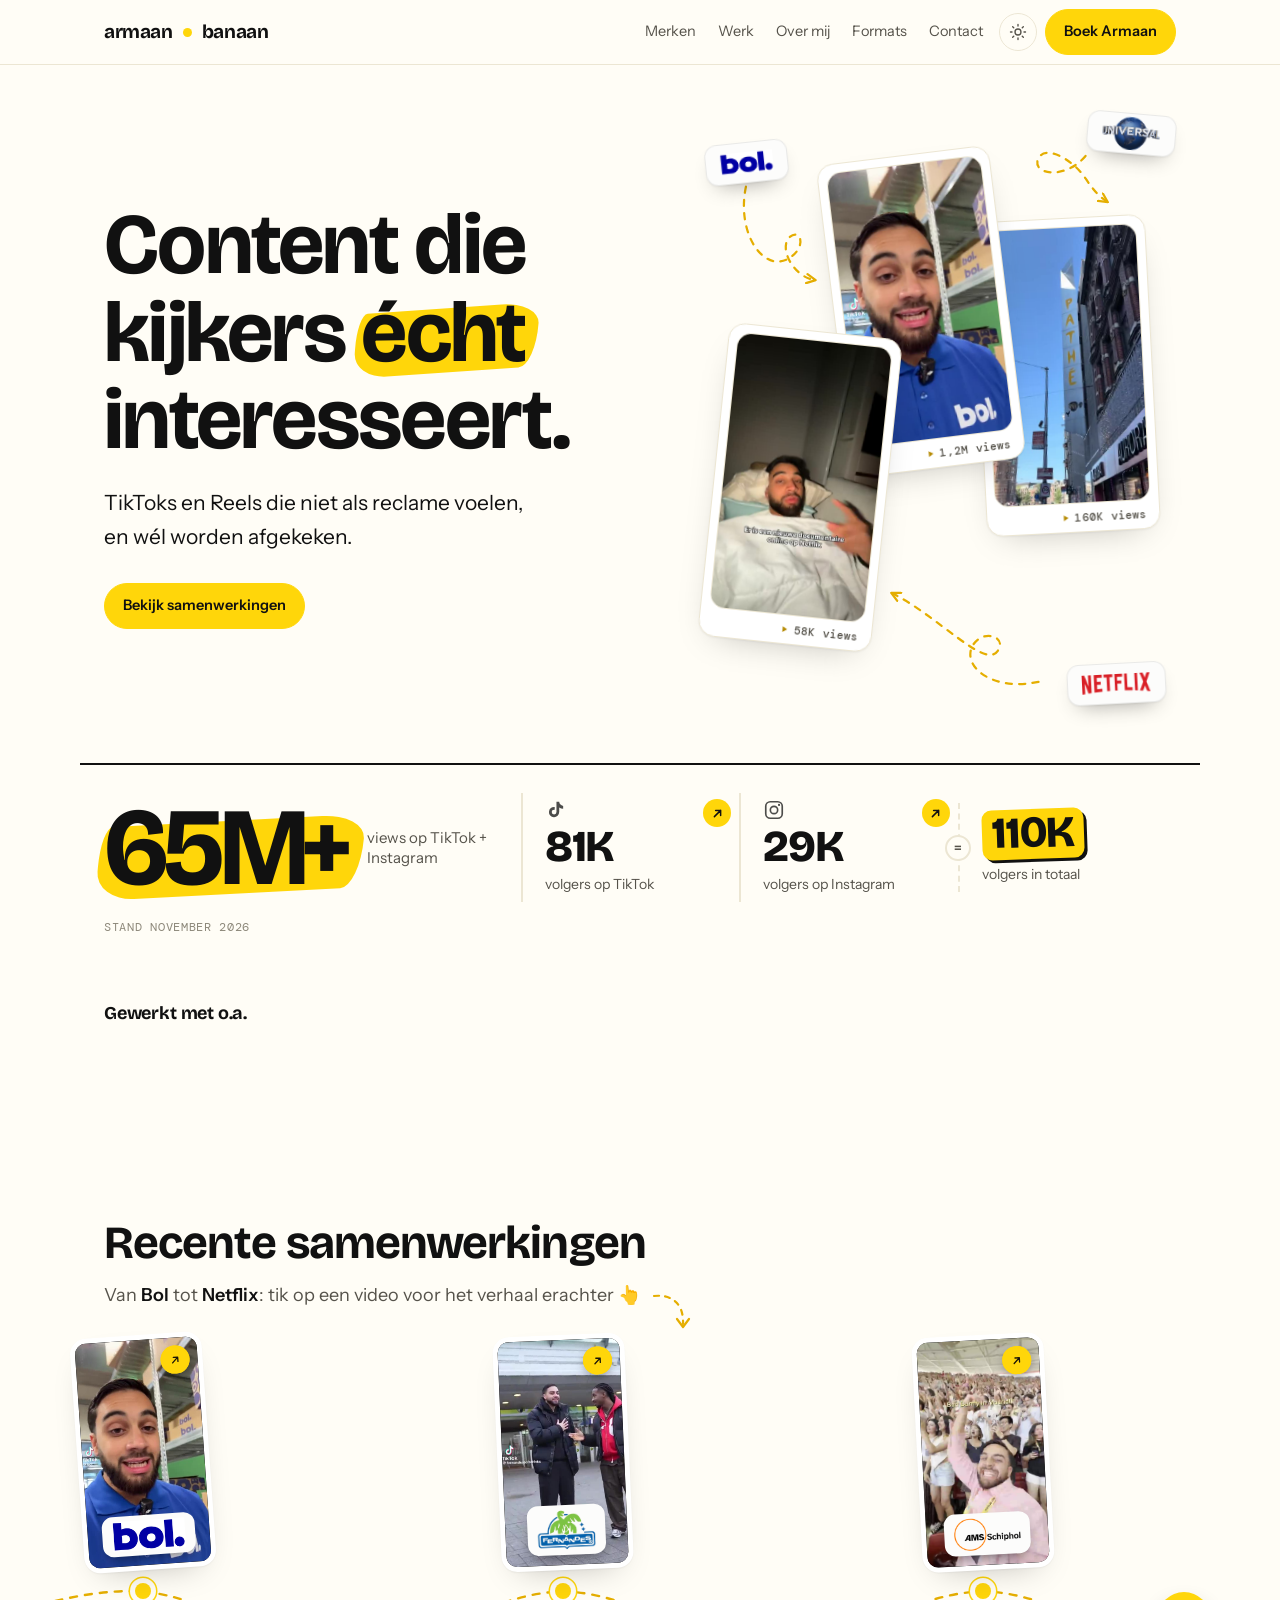
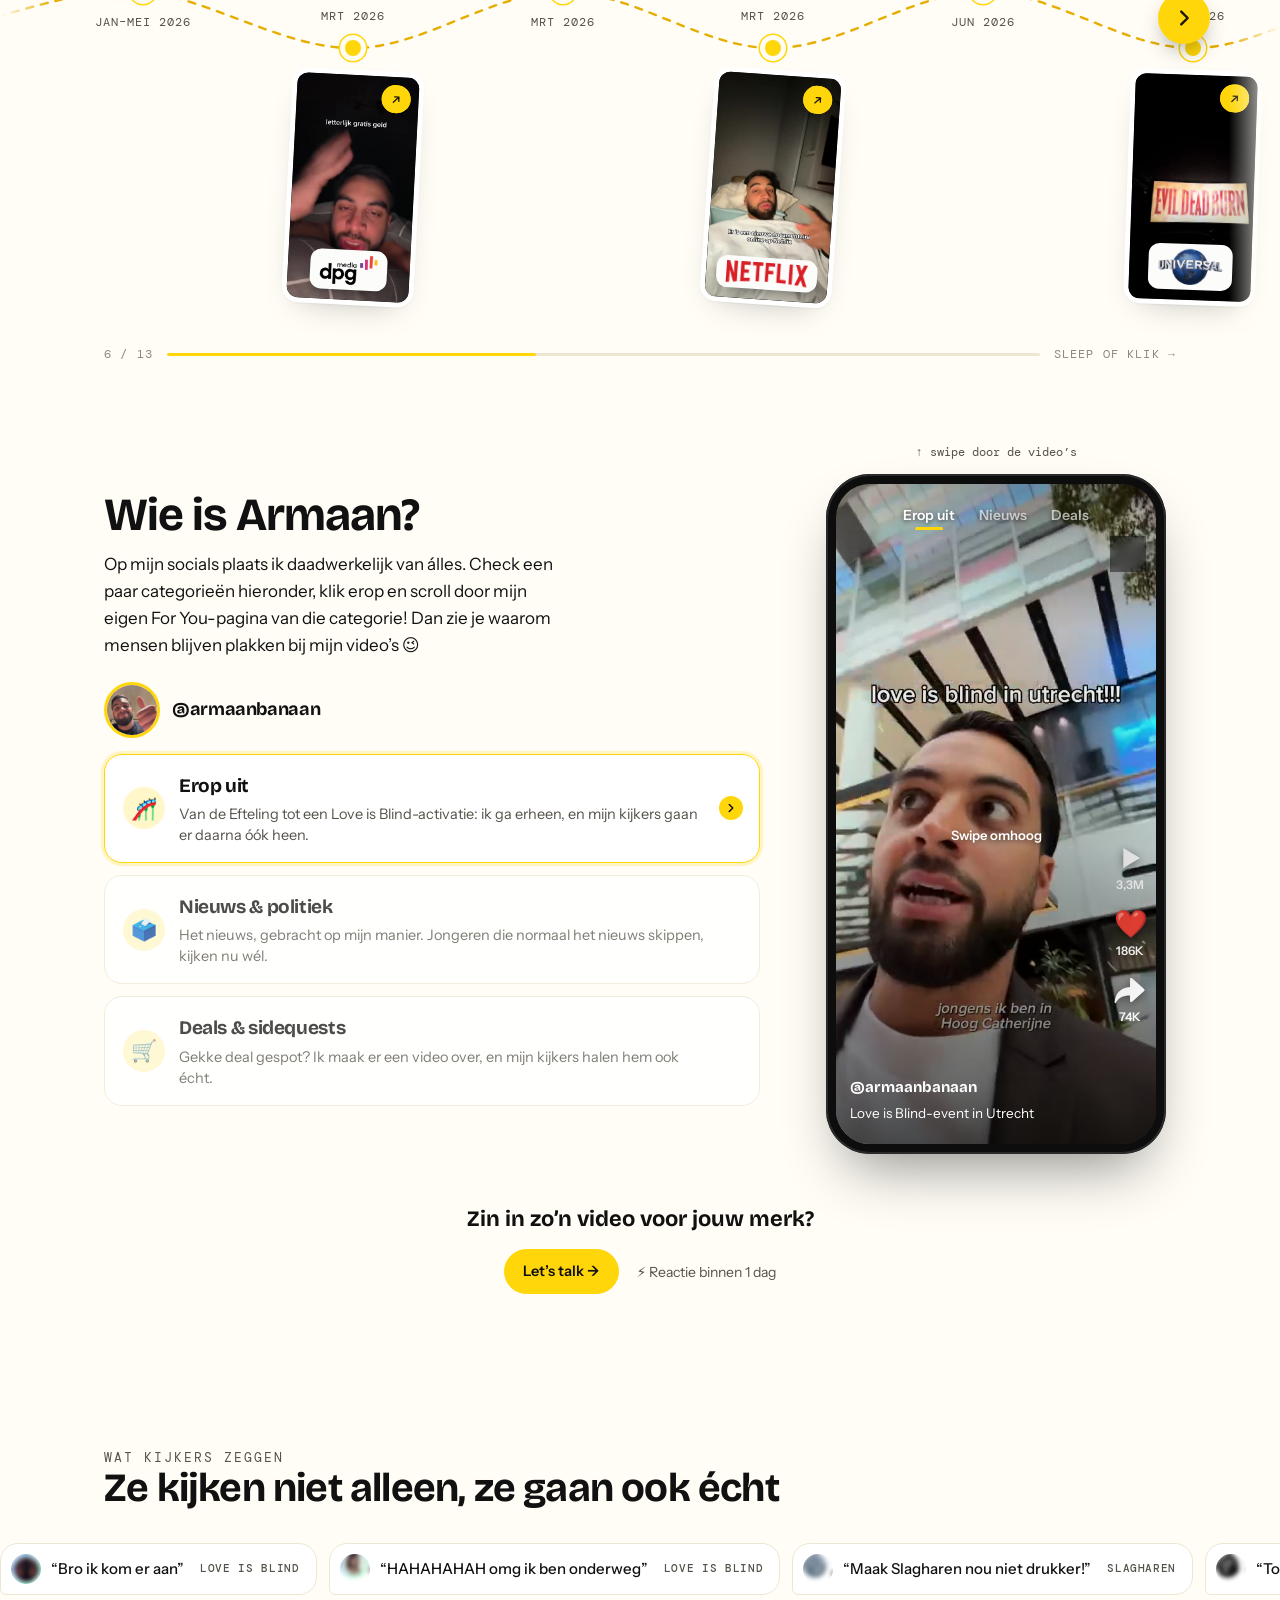
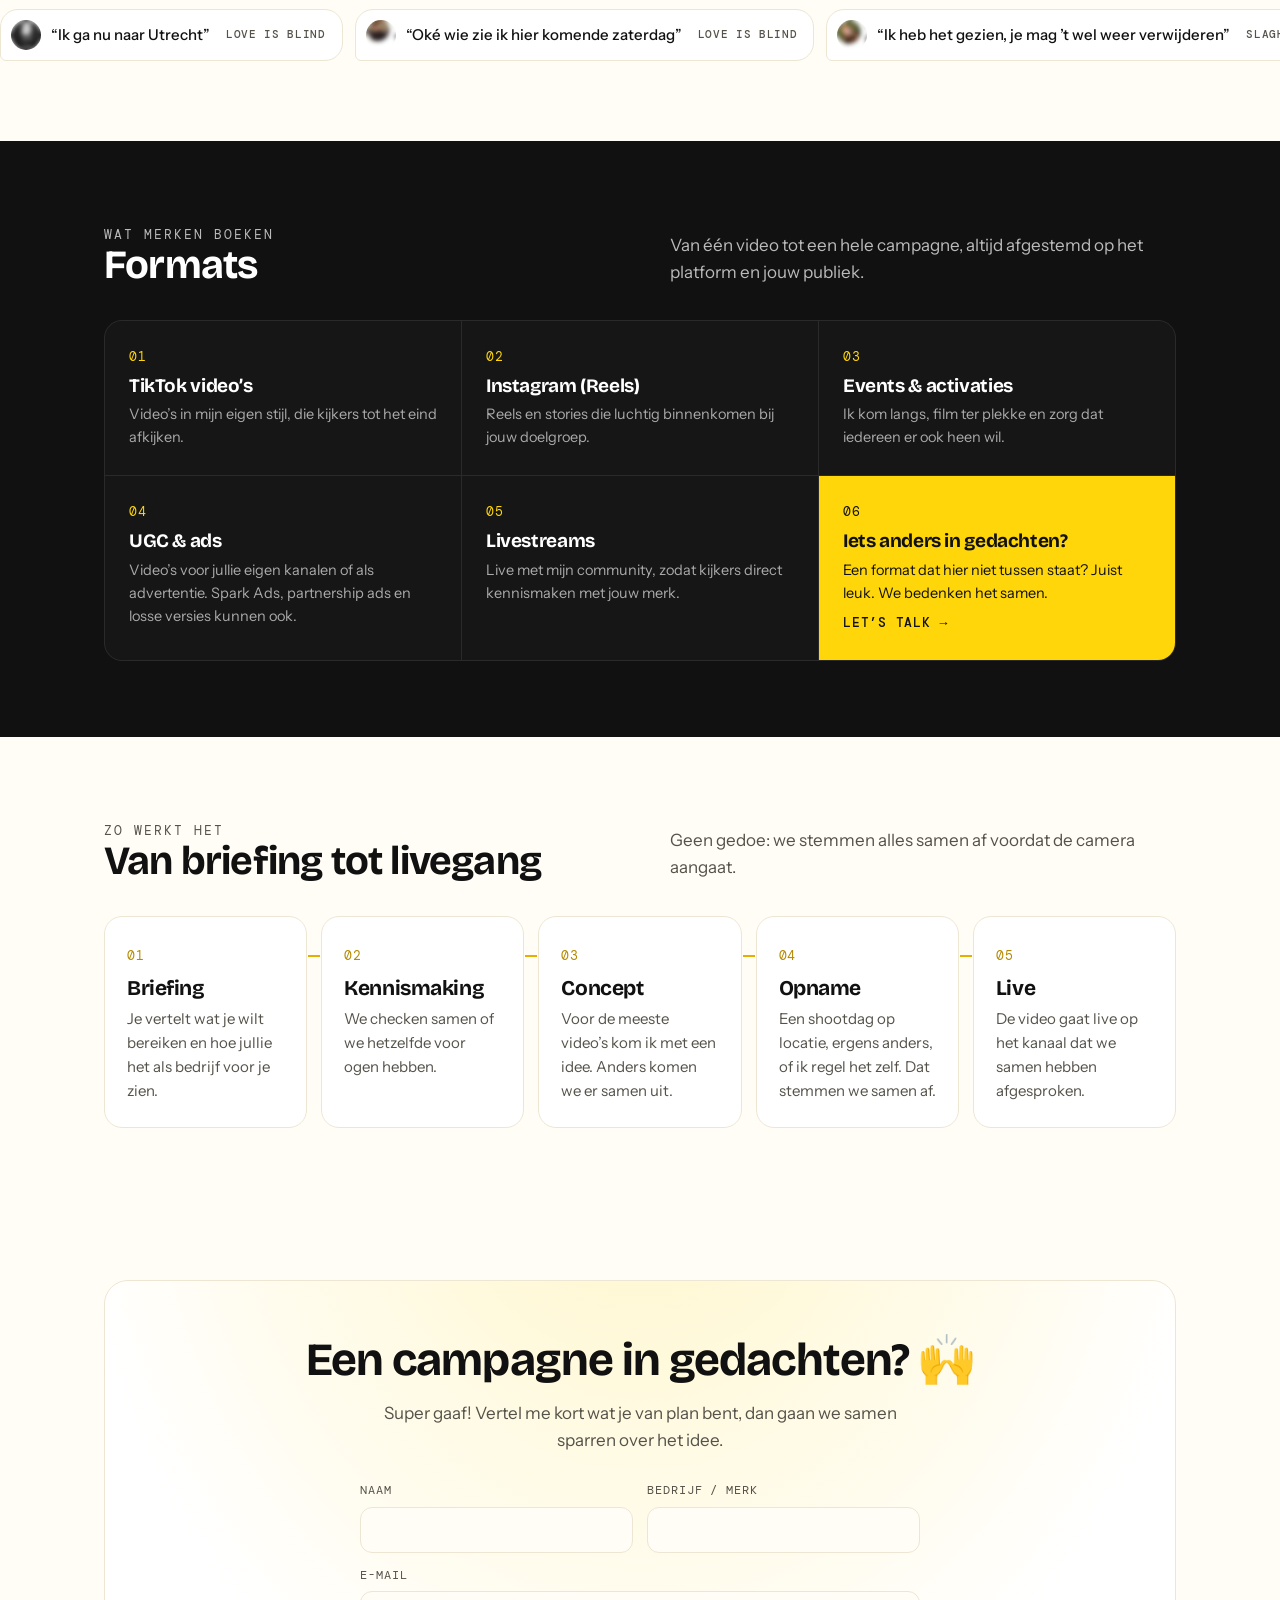
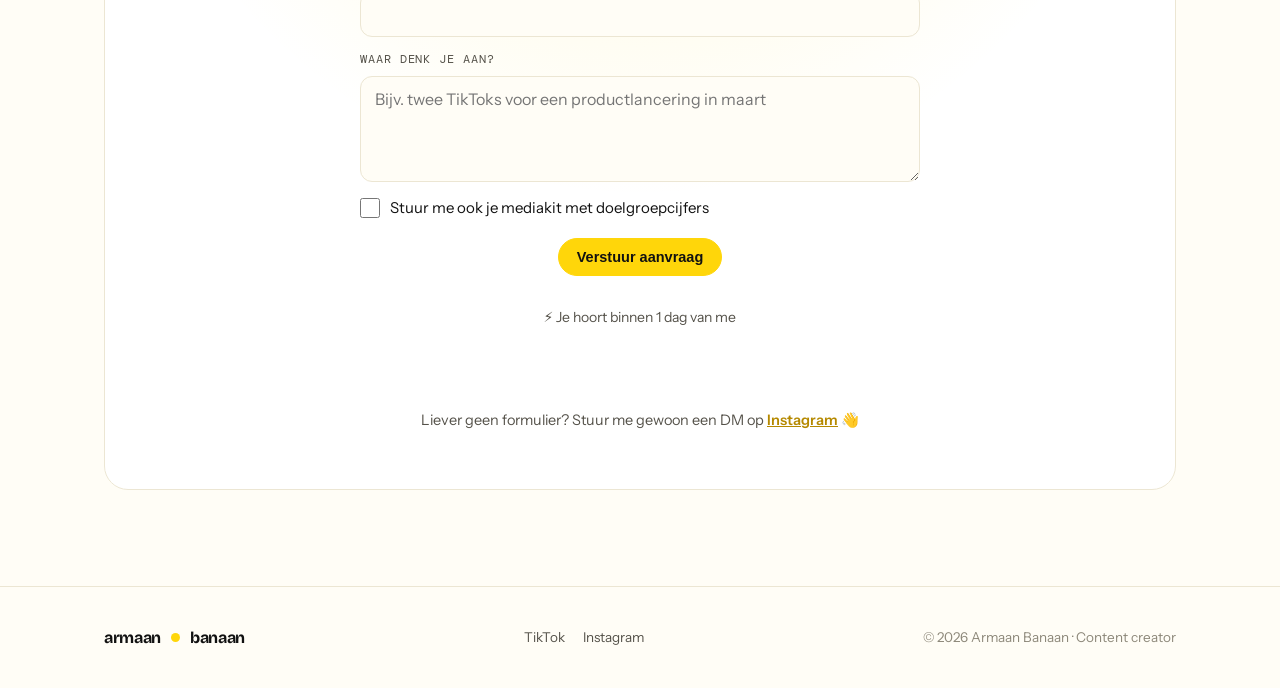
<file: index.html>
<!doctype html>
<html lang="nl">
<meta charset="utf-8">
<meta name="viewport" content="width=device-width, initial-scale=1">
<title>Armaan Banaan — Creator</title>
<meta name="description" content="Armaan (@armaanbanaan) maakt TikTok- en Instagram-content voor merken als Bol, Netflix, Universal Pictures, Schiphol en Sony Pictures. Bekijk recente samenwerkingen en plan een kennismaking.">
<link rel="canonical" href="https://armaanbanaan.nl/">
<script type="application/ld+json">
{"@context":"https://schema.org","@type":"Person","name":"Armaan Banaan","alternateName":"armaanbanaan","url":"https://armaanbanaan.nl/","image":"https://armaanbanaan.nl/og-image.jpg","jobTitle":"Content creator","description":"Content creator uit Nederland die TikToks en Reels maakt voor merken als Bol, Netflix en Ben & Jerry's.","sameAs":["https://www.tiktok.com/@armaanbanaan","https://www.instagram.com/armaanbanaan"]}
</script>

<link rel="icon" type="image/png" href="favicon.png">
<link rel="apple-touch-icon" href="apple-touch-icon.png">
<meta name="theme-color" content="#FFFDF6">
<meta property="og:type" content="website">
<meta property="og:locale" content="nl_NL">
<meta property="og:site_name" content="armaanbanaan">
<meta property="og:title" content="Armaan Banaan — Content creator">
<meta property="og:description" content="Content die kijkers écht interesseert. TikTok en Instagram voor Bol, Netflix, Universal Pictures, Schiphol en meer.">
<meta property="og:url" content="https://armaanbanaan.nl/">
<meta property="og:image" content="https://armaanbanaan.nl/og-image.jpg">
<meta property="og:image:width" content="1200">
<meta property="og:image:height" content="630">
<meta property="og:image:alt" content="Armaan Banaan, content creator, met video's voor Bol, Netflix en Schiphol">
<meta name="twitter:card" content="summary_large_image">
<meta name="twitter:image" content="https://armaanbanaan.nl/og-image.jpg">
<style>
  :root{
    /* light (warm paper) — default / system-light */
    --bg:#FBF7EC;
    --bg-2:#F3ECD9;
    --surface:#FFFFFF;
    --surface-2:#F6EFDD;
    --line:#E4D9BE;
    --ink:#1A1712;
    --muted:#6E6555;
    --faint:#9A8F78;
    --accent:#D99400;
    --accent-ink:#1A1712;
    --accent-soft:rgba(217,148,0,.14);
    --logo:#4A4234;
    --shadow:0 1px 2px rgba(26,23,18,.05),0 12px 34px -18px rgba(26,23,18,.30);
    --grain:.03;
  }
  @media (prefers-color-scheme: dark){
    :root:not([data-theme="light"]){
      --bg:#14110B;
      --bg-2:#1B1710;
      --surface:#1F1A11;
      --surface-2:#262013;
      --line:#38301F;
      --ink:#F5EFE0;
      --muted:#A89B7E;
      --faint:#7C7159;
      --accent:#FFC531;
      --accent-ink:#1A1508;
      --accent-soft:rgba(255,197,49,.12);
      --logo:#CBBF9F;
      --shadow:0 1px 2px rgba(0,0,0,.4),0 20px 44px -22px rgba(0,0,0,.7);
      --grain:.05;
    }
  }
  :root[data-theme="dark"]{
    color-scheme:dark;
    --bg:#14110B;
    --bg-2:#1B1710;
    --surface:#1F1A11;
    --surface-2:#262013;
    --line:#38301F;
    --ink:#F5EFE0;
    --muted:#A89B7E;
    --faint:#7C7159;
    --accent:#FFC531;
    --accent-ink:#1A1508;
    --accent-soft:rgba(255,197,49,.12);
    --logo:#CBBF9F;
    --shadow:0 1px 2px rgba(0,0,0,.4),0 20px 44px -22px rgba(0,0,0,.7);
    --grain:.05;
  }

  *{box-sizing:border-box}
  html{scroll-behavior:smooth}
  body{
    margin:0;background:var(--bg);color:var(--ink);
    font-family:"Instrument Sans",system-ui,-apple-system,"Segoe UI",sans-serif;
    font-size:17px;line-height:1.6;-webkit-font-smoothing:antialiased;
    overflow-x:hidden;
  }
  .wrap{max-width:1120px;margin:0 auto;padding:0 24px}
  h1,h2,h3{font-family:"Bricolage Grotesque","Instrument Sans",sans-serif;font-weight:700;line-height:1.02;letter-spacing:-.02em;text-wrap:balance;margin:0}
  a{color:inherit}
  .mono{font-family:"DM Mono","SFMono-Regular",ui-monospace,monospace}
  .eyebrow{font-family:"DM Mono",monospace;font-size:12.5px;letter-spacing:.16em;text-transform:uppercase;color:var(--faint)}

  /* nav */
  header.nav{position:sticky;top:0;z-index:50;background:color-mix(in srgb,var(--bg) 86%,transparent);backdrop-filter:blur(12px);border-bottom:1px solid var(--line)}
  .nav-in{display:flex;align-items:center;justify-content:space-between;height:64px;gap:16px}
  .brand{display:flex;align-items:center;gap:10px;font-family:"Bricolage Grotesque",sans-serif;font-weight:700;font-size:19px;letter-spacing:-.02em;text-decoration:none}
  .brand .dot{width:9px;height:9px;border-radius:50%;background:var(--accent);display:inline-block;margin-bottom:-1px}
  .nav-right{display:flex;align-items:center;gap:8px}
  .nav-links{display:flex;gap:22px;margin-right:8px}
  .nav-links a{font-size:14.5px;color:var(--muted);text-decoration:none}
  .nav-links a:hover{color:var(--ink)}
  .btn{display:inline-flex;align-items:center;gap:8px;font-weight:600;font-size:14.5px;text-decoration:none;border-radius:999px;padding:10px 18px;border:1px solid transparent;cursor:pointer;transition:transform .15s ease,background .15s ease}
  .btn:active{transform:translateY(1px)}
  .btn-primary{background:var(--accent);color:var(--accent-ink);border-color:var(--accent)}
  .btn-primary:hover{filter:brightness(1.05)}
  .btn-ghost{background:transparent;color:var(--ink);border-color:var(--line)}
  .btn-ghost:hover{border-color:var(--accent);color:var(--accent)}
  .icon-btn{width:38px;height:38px;border-radius:999px;border:1px solid var(--line);background:transparent;color:var(--muted);display:grid;place-items:center;cursor:pointer}
  .icon-btn:hover{color:var(--accent);border-color:var(--accent)}

  /* hero */
  .hero{padding:48px 0 40px;position:relative}
  .hero-grid{display:grid;grid-template-columns:1.25fr .85fr;gap:52px;align-items:center}
  .hero h1{font-size:clamp(44px,7vw,86px)}
  .hero h1 .peel{color:var(--accent)}
  .lede{color:var(--muted);font-size:19px;max-width:52ch;margin:22px 0 30px}
  .hero-cta{display:flex;flex-wrap:wrap;gap:12px}
  .tagline-tags{display:flex;flex-wrap:wrap;gap:8px;margin-top:26px}
  .tag{font-family:"DM Mono",monospace;font-size:12px;letter-spacing:.04em;color:var(--muted);border:1px solid var(--line);border-radius:999px;padding:5px 12px}

  /* portrait */
  .portrait{position:relative;aspect-ratio:4/5;border-radius:22px;overflow:hidden;border:1px solid var(--line);
    background:
      radial-gradient(120% 90% at 70% 10%,var(--accent-soft),transparent 60%),
      linear-gradient(160deg,var(--surface-2),var(--surface));
    display:grid;place-items:center;box-shadow:var(--shadow)}
  .portrait-img{width:100%;height:100%;object-fit:cover;object-position:center 18%;display:block}
  .portrait .ph{display:flex;flex-direction:column;align-items:center;gap:10px;color:var(--faint);text-align:center;padding:20px}
  .portrait .ph svg{width:46px;height:46px;opacity:.7}
  .portrait .ph span{font-family:"DM Mono",monospace;font-size:12px;letter-spacing:.08em;text-transform:uppercase}
  .portrait .curve{position:absolute;right:-40px;bottom:-46px;width:200px;height:200px;border:2px solid var(--accent);border-radius:50%;opacity:.35;mask:radial-gradient(circle,transparent 62%,#000 63%)}

  /* stats strip */
  .stats{border-top:1px solid var(--line);border-bottom:1px solid var(--line);margin-top:52px}
  .stats-in{display:grid;grid-template-columns:repeat(4,1fr)}
  .stat{padding:28px 22px;border-left:1px solid var(--line)}
  .stat:first-child{border-left:none}
  .stat .num{font-family:"Bricolage Grotesque",sans-serif;font-weight:700;font-size:clamp(30px,4vw,44px);letter-spacing:-.03em;font-variant-numeric:tabular-nums;line-height:1}
  .stat .lbl{font-family:"DM Mono",monospace;font-size:12px;letter-spacing:.1em;text-transform:uppercase;color:var(--muted);margin-top:10px}
  .stat.tbd .num{color:var(--faint);border-bottom:2px dashed var(--line);display:inline-block;line-height:1.1}

  /* sections */
  section{padding:76px 0}
  .sec-head{display:flex;align-items:flex-end;justify-content:space-between;gap:24px;margin-bottom:34px;flex-wrap:wrap}
  .sec-head h2{font-size:clamp(28px,4vw,40px)}
  .sec-head p{color:var(--muted);margin:8px 0 0;max-width:46ch}

  /* collab grid */
  .collab-grid{display:grid;grid-template-columns:repeat(2,1fr);gap:20px}
  .card{background:var(--surface);border:1px solid var(--line);border-radius:18px;overflow:hidden;display:flex;flex-direction:column;transition:transform .2s ease,border-color .2s ease}
  .card:hover{transform:translateY(-3px);border-color:color-mix(in srgb,var(--accent) 55%,var(--line))}
  .card.feature{grid-column:1 / -1}
  .card.feature .thumb{aspect-ratio:21/8}
  .thumb{position:relative;aspect-ratio:16/10;background:linear-gradient(150deg,var(--surface-2),var(--bg-2));display:grid;place-items:center;border-bottom:1px solid var(--line)}
  .thumb .ph{display:flex;flex-direction:column;align-items:center;gap:8px;color:var(--faint)}
  .thumb .ph svg{width:34px;height:34px;opacity:.6}
  .thumb .ph span{font-family:"DM Mono",monospace;font-size:11px;letter-spacing:.1em;text-transform:uppercase}
  .badge{position:absolute;top:14px;left:14px;font-family:"DM Mono",monospace;font-size:11px;letter-spacing:.06em;text-transform:uppercase;padding:5px 11px;border-radius:999px;background:var(--accent);color:var(--accent-ink);font-weight:600}
  .badge.slot{background:transparent;color:var(--faint);border:1px dashed var(--line)}
  .card-body{padding:22px 22px 24px;display:flex;flex-direction:column;gap:12px;flex:1}
  .card .brandline{font-family:"DM Mono",monospace;font-size:12px;letter-spacing:.08em;text-transform:uppercase;color:var(--accent)}
  .card h3{font-size:22px}
  .card.feature h3{font-size:clamp(24px,3vw,32px)}
  .card p{margin:0;color:var(--muted);font-size:15.5px}
  .metrics{display:flex;gap:26px;margin-top:6px;flex-wrap:wrap}
  .metric .m-num{font-family:"Bricolage Grotesque",sans-serif;font-weight:700;font-size:26px;letter-spacing:-.02em;font-variant-numeric:tabular-nums}
  .metric .m-lbl{font-family:"DM Mono",monospace;font-size:11px;letter-spacing:.08em;text-transform:uppercase;color:var(--muted)}
  .fmt-row{display:flex;gap:8px;flex-wrap:wrap;margin-top:auto;padding-top:6px}
  .chip{font-size:12.5px;color:var(--muted);border:1px solid var(--line);border-radius:8px;padding:4px 10px}
  .card.slot{border-style:dashed;background:transparent}
  .card.slot .card-body{justify-content:center;min-height:150px}
  .card.slot h3{color:var(--faint)}

  /* formats */
  .fmt-band{background:var(--bg-2)}
  .fmt-list{display:grid;grid-template-columns:repeat(3,1fr);gap:1px;background:var(--line);border:1px solid var(--line);border-radius:18px;overflow:hidden}
  .fmt-item{background:var(--bg);padding:26px 24px;display:flex;flex-direction:column;gap:8px}
  .fmt-item .fi-k{font-family:"DM Mono",monospace;font-size:13px;color:var(--accent);letter-spacing:.04em}
  .fmt-item h3{font-size:19px}
  .fmt-item p{margin:0;color:var(--muted);font-size:14.5px}

  /* platforms */
  .plat-grid{display:grid;grid-template-columns:repeat(3,1fr);gap:16px}
  .plat{display:flex;flex-direction:column;gap:14px;padding:22px;border:1px solid var(--line);border-radius:16px;background:var(--surface);text-decoration:none;transition:transform .18s ease,border-color .18s ease}
  .plat:hover{transform:translateY(-3px);border-color:color-mix(in srgb,var(--accent) 55%,var(--line))}
  .plat .p-top{display:flex;align-items:center;justify-content:space-between}
  .plat svg{width:26px;height:26px;color:var(--ink)}
  .plat .arrow{color:var(--faint)}
  .plat .p-name{font-weight:600}
  .plat .p-handle{font-family:"DM Mono",monospace;font-size:13px;color:var(--muted)}

  /* contact */
  .contact{position:relative;background:var(--surface);border:1px solid var(--line);border-radius:24px;padding:56px 40px;text-align:center;overflow:hidden}
  .contact::before{content:"";position:absolute;inset:0;background:radial-gradient(90% 140% at 50% -20%,var(--accent-soft),transparent 60%);pointer-events:none}
  .contact h2{font-size:clamp(30px,4.5vw,46px);position:relative}
  .c-klaar{position:relative;padding:20px 0 10px}
  .c-klaar h2{margin:14px 0 0}
  .c-klaar p{margin:12px auto 0}
  .c-hand{position:relative;height:120px;font-size:104px;line-height:1}
  .c-hand span{position:absolute;left:50%;top:0;translate:-50% 0;display:block}
  .c-hand .ch-s,.c-hand .ch-l,.c-hand .ch-r,.c-hand .ch-boom{opacity:0}
  .c-hand .ch-boom{font-size:70px;top:18px;z-index:2}
  .c-hand .ch-ring{width:120px;height:120px;top:0;border-radius:50%;border:6px solid var(--accent);opacity:0}
  .c-klaar h2{font-size:clamp(34px,5.4vw,58px)!important}
  .c-conf{position:absolute;left:50%;top:22%;width:10px;height:14px;border-radius:3px;pointer-events:none;z-index:3}
  .contact p{color:var(--muted);max-width:48ch;margin:16px auto 28px;position:relative}
  .contact .hero-cta{justify-content:center;position:relative}

  footer{border-top:1px solid var(--line);padding:38px 0;margin-top:20px}
  .foot-in{display:flex;align-items:center;justify-content:space-between;gap:16px;flex-wrap:wrap}
  .foot-in .muted{color:var(--faint);font-size:13.5px}
  .foot-links{display:flex;gap:18px}
  .foot-links a{color:var(--muted);text-decoration:none;font-size:13.5px}
  .foot-links a:hover{color:var(--accent)}

  /* logo marquee */
  .marquee-band{padding:22px 0 12px}
  .mq-label{font-family:"Bricolage Grotesque",sans-serif;font-weight:700;font-size:18px;letter-spacing:-.01em;color:var(--ink)}
  .marquee-head{display:flex;align-items:center;gap:16px;margin-bottom:18px}
  .marquee-head .eyebrow{white-space:nowrap}
  .marquee-head .rule{height:1px;background:var(--line);flex:1}
  .marquee{position:relative;overflow:hidden;
    -webkit-mask:linear-gradient(90deg,transparent,#000 7%,#000 93%,transparent);
    mask:linear-gradient(90deg,transparent,#000 7%,#000 93%,transparent)}
  .marquee-track{display:flex;align-items:center;width:max-content;animation:marq 52s linear infinite}
  @keyframes marq{from{transform:translateX(0)}to{transform:translateX(-50%)}}
  .marquee.js .marquee-track{animation:none;will-change:transform}
  .marquee.js{cursor:grab;touch-action:pan-y;user-select:none;-webkit-user-select:none}
  .marquee.js.drag{cursor:grabbing}
  .marquee.js img{-webkit-user-drag:none;pointer-events:none}
  .logo-group{display:flex;align-items:center;gap:24px;padding-right:24px;flex:none}
  .logo-chip{flex:none;display:flex;align-items:center;justify-content:center;height:66px;padding:0 24px;border-radius:13px;background:#fcfcfb;border:1px solid rgba(20,17,11,.07);box-shadow:0 1px 2px rgba(0,0,0,.05),0 8px 20px -14px rgba(0,0,0,.35)}
  .logo-chip img{height:var(--h,34px);width:auto;display:block}
  .logo-chip{height:78px}
  @media (prefers-reduced-motion:reduce){
    .marquee{-webkit-mask:none;mask:none}
    .marquee-track{animation:none;width:auto}
    .marquee-track .dup{display:none}
    .logo-group{flex-wrap:wrap;justify-content:center;gap:16px 34px;padding-right:0}
  }

  /* projects */
  .projects{margin-top:8px;display:grid;grid-template-columns:1fr 1fr;gap:22px}
  .project{border:1px solid var(--line);border-radius:18px;padding:30px 28px}
  .project.feature{grid-column:1 / -1}
  .proj-top{display:grid;grid-template-columns:auto 1fr;gap:24px;align-items:start}
  .proj-no{font-family:"Bricolage Grotesque",sans-serif;font-weight:800;font-size:clamp(30px,4.4vw,48px);line-height:.85;color:var(--faint);font-variant-numeric:tabular-nums}
  .proj-main{min-width:0}
  .proj-main .brandline{font-family:"DM Mono",monospace;font-size:12px;letter-spacing:.1em;text-transform:uppercase;color:var(--accent)}
  .proj-main h3{font-size:clamp(23px,3vw,33px);margin:7px 0 0}
  .meta{display:flex;flex-wrap:wrap;gap:10px;margin:18px 0 0}
  .meta-i{display:flex;flex-direction:column;gap:2px;border:1px solid var(--line);border-radius:10px;padding:8px 14px}
  .meta-i .k{font-family:"DM Mono",monospace;font-size:10.5px;letter-spacing:.1em;text-transform:uppercase;color:var(--faint)}
  .meta-i .v{font-size:14px;font-weight:500}
  p.desc{color:var(--muted);font-size:16.5px;margin:18px 0 0;max-width:64ch}
  .project .metrics{margin-top:18px}
  .vid-row{display:flex;gap:14px;margin-top:24px;overflow-x:auto;padding-bottom:8px;scrollbar-width:thin}
  .vid{flex:none;width:152px;aspect-ratio:9/16;border-radius:14px;border:1px solid var(--line);background:#000;object-fit:cover;display:block;transition:border-color .18s ease}
  .vid:hover{border-color:color-mix(in srgb,var(--accent) 55%,var(--line))}

  .reveal{opacity:0;transform:translateY(14px);transition:opacity .6s ease,transform .6s ease}
  .reveal.in{opacity:1;transform:none}
  @media (prefers-reduced-motion:reduce){
    .reveal{opacity:1;transform:none;transition:none}
    html{scroll-behavior:auto}
  }

  @media (max-width:860px){
    .hero-grid{grid-template-columns:1fr;gap:34px}
    .portrait{max-width:360px}
    .stats-in{grid-template-columns:repeat(2,1fr)}
    .stat:nth-child(3){border-left:none}
    .stat:nth-child(n+3){border-top:1px solid var(--line)}
    .collab-grid{grid-template-columns:1fr}
    .projects{grid-template-columns:1fr}
    .fmt-list{grid-template-columns:1fr}
    .plat-grid{grid-template-columns:repeat(2,1fr)}
    .nav-links{display:none}
    .logo-chip{height:54px;padding:0 16px}
    .logo-chip img{height:calc(var(--h,34px)*.8)}
    .logo-chip{height:60px}
    .logo-group{gap:16px;padding-right:16px}
  }
  @media (max-width:520px){
    .stats-in{grid-template-columns:1fr}
    .stat{border-left:none;border-top:1px solid var(--line)}
    .stat:first-child{border-top:none}
    .plat-grid{grid-template-columns:1fr}
  }
.werk-cta{margin-top:34px;display:flex;align-items:center;justify-content:space-between;gap:18px 24px;flex-wrap:wrap;padding:24px 28px;border:1px dashed color-mix(in srgb,var(--accent) 60%,var(--line));border-radius:18px;background:var(--accent-soft)} .werk-cta p{margin:0;font-family:"Bricolage Grotesque",sans-serif;font-weight:700;font-size:clamp(20px,2.4vw,26px);letter-spacing:-.02em} .c-form{position:relative;max-width:560px;margin:0 auto;display:grid;gap:14px;text-align:left} .c-form[hidden]{display:none} .c-row{display:grid;grid-template-columns:1fr 1fr;gap:14px} .c-form label{display:grid;gap:6px;font-family:"DM Mono",monospace;font-size:11.5px;letter-spacing:.08em;text-transform:uppercase;color:var(--muted)} .c-form input,.c-form textarea{font-family:"Instrument Sans",system-ui,sans-serif;font-size:16px;letter-spacing:0;text-transform:none;color:var(--ink);background:var(--bg);border:1px solid var(--line);border-radius:12px;padding:12px 14px;width:100%;resize:vertical} .c-form input:focus,.c-form textarea:focus{outline:none;border-color:var(--accent);box-shadow:0 0 0 3px var(--accent-soft)} .c-form .btn{justify-self:center;margin-top:4px} .c-form .hp{position:absolute;left:-9999px;opacity:0;width:1px;height:1px} .contact .c-status{margin:0 auto;font-size:14.5px;min-height:1.2em} .contact .c-alt{font-size:14.5px;margin:22px auto 0} .c-alt a{color:var(--accent);font-weight:600} @media (max-width:520px){.c-row{grid-template-columns:1fr}} @media (max-width:520px){.nav-in .btn{padding:9px 14px;font-size:14px;white-space:nowrap}.nav-in .brand{font-size:17px}} @media (max-width:860px){.hero-grid{row-gap:0;grid-template-columns:minmax(0,1fr)}.hero-grid>div:first-child{display:contents}.hero .eyebrow{order:1}.hero h1{order:2}.hero-reel{order:3;min-width:0;margin:20px 0 6px}.hero .lede{order:4}.hero .hero-cta{order:5}.hero .tagline-tags{order:6}} .hero-reel .reel-card{animation:reelPop .75s cubic-bezier(.2,.8,.3,1.2) both} .hero-reel .reel-card.r1{animation-delay:.35s} .hero-reel .reel-card.r3{animation-delay:.5s} .hero-reel .reel-card.r2{animation-delay:.65s} @keyframes reelPop{0%{opacity:0;scale:.5;translate:0 50px}65%{opacity:1;scale:1.06;translate:0 -6px}100%{opacity:1;scale:1;translate:0 0}} .reel-logo{animation:logoPop .6s cubic-bezier(.3,1.6,.5,1) both} .reel-logo.l-bol{animation-delay:.95s} .reel-logo.l-uni{animation-delay:1.1s} .reel-logo.l-net{animation-delay:1.25s} @keyframes logoPop{0%{opacity:0;scale:0}70%{opacity:1;scale:1.15}100%{opacity:1;scale:1}} .reel-doodle .dm{fill:none;stroke:#fff;stroke-width:18;stroke-linecap:round;stroke-dasharray:1 1;stroke-dashoffset:1;animation:reelDraw .8s ease-out forwards} #reel-m1 .dm{animation-delay:1.15s} #reel-m2 .dm{animation-delay:1.3s} #reel-m3 .dm{animation-delay:1.45s} @keyframes reelDraw{to{stroke-dashoffset:0}} @media (prefers-reduced-motion:reduce){.hero-reel .reel-card,.reel-logo{animation:none}.reel-doodle .dm{animation:none;stroke-dashoffset:0}} @keyframes heroRise{from{opacity:0;transform:translateY(18px)}to{opacity:1;transform:translateY(0)}} .hero-in{opacity:0;animation:heroRise .7s cubic-bezier(.16,.8,.3,1) forwards} .hero-in.d1{animation-delay:.05s} .hero-in.d2{animation-delay:.15s} .hero-in.d3{animation-delay:.25s} .hero-in.d4{animation-delay:.35s} .hero-in.d5{animation-delay:.45s} .hero-in.d6{animation-delay:.3s} .p-count{font-family:"DM Mono",monospace;font-size:12px;letter-spacing:.04em;color:var(--accent-ink);background:var(--accent-soft);border-radius:999px;padding:4px 10px;display:inline-block;margin-top:6px} @media (prefers-reduced-motion:reduce){.hero-in{opacity:1;animation:none}} .hero-reel{position:relative;height:530px;width:460px;max-width:100%;margin-left:auto} .reel-card{position:absolute;width:170px;background:var(--surface);padding:8px 8px 20px;border-radius:16px;box-shadow:var(--shadow);border:1px solid var(--line);transition:transform .25s ease,box-shadow .25s ease} .reel-card:hover{transform:rotate(0deg) scale(1.05) !important;z-index:10 !important;box-shadow:0 20px 40px -12px rgba(26,23,18,.25)} .reel-card .vid{width:100%;margin:0} .reel-card.r1{top:0;left:126px;transform:rotate(-7deg);z-index:1} .reel-card.r2{top:172px;left:7px;transform:rotate(6deg);z-index:3} .reel-card.r3{top:63px;left:267px;transform:rotate(-3deg);z-index:2} .hero-reel{height:590px} .reel-card{padding-bottom:28px} .reel-card.r1{top:40px;z-index:2} .reel-card.r2{top:212px;z-index:3} .reel-card.r3{top:103px;z-index:1} .reel-doodle{position:absolute;left:0;top:0;width:460px;height:590px;z-index:0;color:var(--accent);overflow:visible;pointer-events:none} .reel-doodle .dl{fill:none;stroke:currentColor;stroke-width:2.2;stroke-linecap:round;stroke-dasharray:6 7} .reel-logo{position:absolute;z-index:0;display:flex;align-items:center;justify-content:center;height:40px;padding:0 14px;border-radius:12px;background:#fcfcfb;border:1px solid rgba(20,17,11,.08);box-shadow:0 1px 2px rgba(0,0,0,.06),0 10px 22px -12px rgba(0,0,0,.45)} .reel-logo img{height:18px;width:auto;display:block} .reel-logo.l-bol{left:0;top:28px;transform:rotate(-6deg)} .reel-logo.l-bol img{height:21px} .reel-logo.l-uni{right:0;top:0;transform:rotate(5deg)} .reel-logo.l-uni img{height:32px} .reel-logo.l-net{right:10px;top:538px;transform:rotate(-3deg)} .reel-views{position:absolute;right:12px;bottom:5px;display:inline-flex;align-items:center;gap:4px;font-family:"DM Mono",monospace;font-size:11px;font-weight:500;letter-spacing:.02em;color:var(--muted);font-variant-numeric:tabular-nums} .reel-views svg{width:10px;height:10px;color:var(--accent)} .reel-cap-logo{display:none;position:absolute;left:12px;bottom:8px;height:12px;width:auto} @media (max-width:860px){.reel-doodle,.reel-logo{display:none}.reel-cap-logo{display:block}} @media (max-width:860px){.hero-reel{position:static;height:auto;max-width:100%;display:flex;gap:14px;overflow-x:auto;padding:18px 0 6px}.reel-card{position:relative;top:0 !important;left:0 !important;transform:none !important;width:155px;flex:none}.reel-card .reel-badge{transform:none !important;top:-12px;left:8px}.reel-card:hover{transform:none !important}} </style>
<link rel="preconnect" href="https://fonts.googleapis.com">
<link rel="preconnect" href="https://fonts.gstatic.com" crossorigin>
<link rel="stylesheet" href="https://fonts.googleapis.com/css2?family=Bricolage+Grotesque:opsz,wght@12..96,600;12..96,700;12..96,800&family=Instrument+Sans:wght@400;500;600&family=DM+Mono:wght@400;500&display=swap">
<link rel="stylesheet" href="tijdlijn.css?v=88">
<style>
  /* ===== Huisstijl A: Banaan-pop (licht + donker) ===== */
  :root{--bg:#FFFDF6;--bg-2:#FFF6CC;--surface:#FFFFFF;--surface-2:#FFF9E0;--line:#ECE6D3;--ink:#111111;--muted:#55524A;--faint:#8D887A;--accent:#FFD60A;--accent-ink:#111111;--accent-soft:rgba(255,214,10,.22);--accent-text:#B58900;--doodle:#E5AE00;--logo:#333;--st-shadow:#111;--shadow:0 1px 2px rgba(0,0,0,.05),0 14px 34px -18px rgba(0,0,0,.28);--grain:.03}
  :root[data-theme="light"]{color-scheme:light;--bg:#FFFDF6;--bg-2:#FFF6CC;--surface:#FFFFFF;--surface-2:#FFF9E0;--line:#ECE6D3;--ink:#111111;--muted:#55524A;--faint:#8D887A;--accent:#FFD60A;--accent-ink:#111111;--accent-soft:rgba(255,214,10,.22);--accent-text:#B58900;--doodle:#E5AE00;--logo:#333;--st-shadow:#111;--shadow:0 1px 2px rgba(0,0,0,.05),0 14px 34px -18px rgba(0,0,0,.28);--grain:.03}
  @media (prefers-color-scheme:dark){:root:not([data-theme="light"]){color-scheme:dark;--bg:#0E0E0C;--bg-2:#161613;--surface:#1B1B18;--surface-2:#23231F;--line:#2E2D28;--ink:#F7F5EC;--muted:#A9A69A;--faint:#75736A;--accent:#FFD60A;--accent-ink:#111111;--accent-soft:rgba(255,214,10,.12);--accent-text:#FFD60A;--doodle:#FFD60A;--logo:#ddd;--st-shadow:#5c4d00;--shadow:0 1px 2px rgba(0,0,0,.5),0 22px 46px -22px rgba(0,0,0,.85);--grain:.05}}
  :root[data-theme="dark"]{color-scheme:dark;--bg:#0E0E0C;--bg-2:#161613;--surface:#1B1B18;--surface-2:#23231F;--line:#2E2D28;--ink:#F7F5EC;--muted:#A9A69A;--faint:#75736A;--accent:#FFD60A;--accent-ink:#111111;--accent-soft:rgba(255,214,10,.12);--accent-text:#FFD60A;--doodle:#FFD60A;--logo:#ddd;--st-shadow:#5c4d00;--shadow:0 1px 2px rgba(0,0,0,.5),0 22px 46px -22px rgba(0,0,0,.85);--grain:.05}
  .reel-doodle,.tl-line,.tl-head .sub-arrow{color:var(--doodle)}
  .fi-k,.c-alt a,.tl-next .tl-date,.tl-stat b,.reel-views svg,.steps .st-n{color:var(--accent-text)}
  .fmt-band{background:#111;color:#fff}.fmt-band .sec-head p,.fmt-band .eyebrow{color:#bbb}.fmt-list{background:#2a2a2a;border-color:#2a2a2a}.fmt-item{background:#161616}.fmt-item p{color:#aaa}.fmt-item .fi-k{color:var(--accent)}
  /* hero-tekst */
  .hero .eyebrow.proof{letter-spacing:.1em}
  .hero .eyebrow.proof b{color:var(--ink);font-weight:500}
  .hero .lede{font-size:21px;max-width:30ch;color:var(--ink);opacity:.82}
  /* markeerstift over "écht" */
  .hero h1 .peel,.tl-head h2 .peel{position:relative;isolation:isolate;display:inline-block;color:var(--ink);transition:color .25s ease .35s}
  .hero h1 .peel::before,.tl-head h2 .peel::before{content:"";position:absolute;z-index:-1;left:-.1em;right:-.12em;top:.3em;bottom:-.02em;background:var(--accent);border-radius:.12em .45em .2em .4em/.4em .25em .5em .3em;transform:rotate(-4deg) skewX(-8deg) scaleX(0);transform-origin:0 100%;transition:transform .6s cubic-bezier(.65,0,.25,1)}
  .hero h1 .peel.on,.tl-head h2 .peel.on{color:#111}
  .hero h1 .peel.on::before,.tl-head h2 .peel.on::before{transform:rotate(-4deg) skewX(-8deg) scaleX(1)}
  @media (prefers-reduced-motion:reduce){.hero h1 .peel::before,.tl-head h2 .peel::before{transition:none}}
  /* cijfers */
  .st-a{margin-top:56px;display:grid;grid-template-columns:auto 1fr;gap:28px 56px;align-items:center;border-top:2px solid var(--ink);padding-top:34px}
  .st-hero{display:flex;align-items:center;gap:22px}
  .st-big{font-family:"Bricolage Grotesque",sans-serif;font-weight:800;font-size:clamp(76px,11vw,148px);line-height:.85;letter-spacing:-.05em;color:#111;background:var(--accent);padding:6px 18px 10px;border-radius:14px;transform:rotate(-2deg);display:inline-block;box-shadow:6px 6px 0 var(--st-shadow)}
  .st-cap{font-size:17px;color:var(--muted);max-width:18ch;line-height:1.35}
  .st-row{display:grid;grid-template-columns:repeat(3,1fr);gap:18px}
  .st-row div{display:flex;flex-direction:column;gap:4px;border-left:2px solid var(--line);padding-left:16px}
  .st-row b{font-family:"Bricolage Grotesque",sans-serif;font-weight:700;font-size:clamp(28px,3.4vw,40px);letter-spacing:-.03em;line-height:1}
  .st-row span{font-size:14px;color:var(--muted)}
  [data-count]{font-variant-numeric:tabular-nums}
  @media (max-width:860px){.st-a{grid-template-columns:1fr}.st-hero{flex-wrap:wrap}}
  @media (max-width:520px){.st-row{grid-template-columns:1fr}}
  /* zo werkt het */
  .steps{list-style:none;margin:0;padding:0;display:grid;grid-template-columns:repeat(5,1fr);gap:14px}
  .steps li{position:relative;background:var(--surface);border:1px solid var(--line);border-radius:18px;padding:24px 22px}
  .steps li:not(:last-child)::after{content:"";position:absolute;top:38px;right:-14px;width:12px;border-top:2px dashed var(--doodle)}
  .steps .st-n{font-family:"DM Mono",monospace;font-size:13px;letter-spacing:.06em}
  .steps h3{font-size:21px;margin:10px 0 8px}
  .steps p{margin:0;color:var(--muted);font-size:15px}
  @media (max-width:1000px){.steps{grid-template-columns:repeat(3,1fr)}.steps li::after{display:none}}
  @media (max-width:700px){.steps{grid-template-columns:1fr 1fr}}
  @media (max-width:520px){.steps{grid-template-columns:1fr}}
</style>
<style>
  .fy{padding-top:40px}
  .fy-grid{display:grid;grid-template-columns:1fr 360px;gap:56px;align-items:center}
  .fy-tekst h2{font-size:clamp(30px,4.4vw,46px);margin:0}
  .fy-tekst .sub{margin:12px 0 22px;max-width:460px}
  .fy-cats{display:grid;gap:12px}
  .fy-cat{all:unset;cursor:pointer;display:flex;gap:14px;align-items:flex-start;padding:16px 18px;border-radius:18px;border:1px solid var(--line);background:var(--surface);transition:border-color .2s,box-shadow .2s,transform .2s}
  .fy-cat:hover{transform:translateX(4px)}
  .fy-cat.on{border-color:var(--accent);box-shadow:0 0 0 3px var(--accent-soft)}
  .fy-emo{width:42px;height:42px;border-radius:50%;display:grid;place-items:center;background:var(--accent-soft);font-size:21px;flex:none}
  .fy-cat b{display:block;font-family:"Bricolage Grotesque",sans-serif;font-size:19px;letter-spacing:-.02em}
  .fy-cat small{display:block;color:var(--muted);font-size:14.5px;margin-top:3px;line-height:1.45}
  .fy-cat em{display:none;font-style:normal;font-weight:600;font-size:14.5px;margin-top:6px}
  .fy-cat.on em{display:block}
  .fy-phone-wrap{display:flex;justify-content:center;padding-top:30px}
  .fy-phone{position:relative;width:340px;height:680px;border-radius:44px;background:#0d0d0d;padding:10px;box-shadow:0 30px 60px -20px rgba(0,0,0,.45),0 0 0 2px #2a2a2a inset}
  .fy-top{position:absolute;z-index:5;top:26px;left:0;right:0;display:flex;justify-content:center;gap:4px}
  .fy-tab{all:unset;cursor:pointer;font:600 14px "Instrument Sans",sans-serif;color:rgba(255,255,255,.65);padding:6px 10px;white-space:nowrap;position:relative;text-shadow:0 1px 4px rgba(0,0,0,.6)}
  .fy-tab span{margin-right:4px}
  .fy-tab.on{color:#fff}
  .fy-tab.on::after{content:"";position:absolute;left:30%;right:30%;bottom:0;height:3px;border-radius:3px;background:#FFD60A}
  .fy-screen{position:relative;width:100%;height:100%;border-radius:34px;overflow:hidden;background:#000}
  .fy-feed{position:absolute;inset:0;overflow-y:auto;scroll-snap-type:y mandatory;overscroll-behavior:contain;scrollbar-width:none;display:none}
  .fy-feed::-webkit-scrollbar{display:none}
  .fy-feed.on{display:block;animation:fyIn .5s cubic-bezier(.2,.8,.3,1)}
  .fy-feed.on.van-l{animation:fyInL .45s cubic-bezier(.2,.8,.3,1)}.fy-feed.on.van-r{animation:fyInR .45s cubic-bezier(.2,.8,.3,1)}
  @keyframes fyInL{from{opacity:.3;transform:translateX(-40px)}to{opacity:1;transform:none}}
  @keyframes fyInR{from{opacity:.3;transform:translateX(40px)}to{opacity:1;transform:none}}
  .fy-feed.peek .fy-slide{animation:fyPeek 1.8s cubic-bezier(.65,0,.35,1) 1}
  @keyframes fyPeek{0%{transform:none}38%{transform:translateY(-16%)}58%{transform:translateY(-16%)}100%{transform:none}}
  .fy-hint{position:absolute;z-index:7;inset:0;display:grid;place-items:center;pointer-events:none;opacity:0;transition:opacity .6s ease;background:radial-gradient(circle at 50% 55%,rgba(0,0,0,.28),transparent 60%)}
  .fy-hint.toon{opacity:1}
  .fy-hint span{display:flex;flex-direction:column;align-items:center;gap:6px;color:#fff;font:600 13px "Instrument Sans",sans-serif;text-shadow:0 1px 6px rgba(0,0,0,.6)}
  .fy-hint i{font-style:normal;font-size:30px;filter:drop-shadow(0 2px 6px rgba(0,0,0,.45))}
  .fy-hint.toon i{animation:fyHand 1.8s cubic-bezier(.65,0,.35,1) 1 both}
  @keyframes fyHand{0%{transform:translateY(34px);opacity:0}20%{opacity:1}75%{transform:translateY(-34px);opacity:1}100%{transform:translateY(-40px);opacity:0}}
  @keyframes fyIn{from{opacity:0;transform:translateY(18px) scale(.98)}to{opacity:1;transform:none}}
  .fy-slide video{opacity:0;transition:opacity .6s ease}.fy-slide video.klaar{opacity:1}
  .fy-slide{position:relative;height:100%;scroll-snap-align:start;scroll-snap-stop:always;overflow:hidden}
  .fy-slide video{width:100%;height:100%;object-fit:cover;display:block}
  .fy-slide::after{content:"";position:absolute;inset:0;background:linear-gradient(180deg,rgba(0,0,0,.35) 0,transparent 22%,transparent 55%,rgba(0,0,0,.7) 100%);pointer-events:none}
  .fy-vb{position:absolute;z-index:2;top:64px;left:50%;translate:-50% 0;font:10px "DM Mono",monospace;letter-spacing:.06em;text-transform:uppercase;color:#111;background:rgba(255,214,10,.9);padding:3px 8px;border-radius:999px}
  .fy-side{position:absolute;z-index:2;right:10px;bottom:120px;display:flex;flex-direction:column;gap:16px;align-items:center;color:#fff;font:600 12px "Instrument Sans",sans-serif}
  .fy-side span{display:flex;flex-direction:column;align-items:center;gap:3px}
  .fy-side i{display:block;width:32px;height:32px;filter:drop-shadow(0 2px 4px rgba(0,0,0,.45))}.fy-side i svg{width:100%;height:100%;display:block}.fy-side i.emo{font-style:normal;font-size:27px;line-height:32px;text-align:center}
  .fy-geluid{all:unset;color:#fff;cursor:pointer;position:absolute;z-index:6;top:62px;right:20px;width:36px;height:36px;border-radius:50%;background:rgba(0,0,0,.45);display:grid;place-items:center;backdrop-filter:blur(6px);-webkit-backdrop-filter:blur(6px)}
  .fy-geluid svg{width:20px;height:20px}
  .fy-geluid.aan{background:#FFD60A;color:#111}
  .fy-geluid .uit-l{display:block}.fy-geluid .aan-l{display:none}.fy-geluid.aan .uit-l{display:none}.fy-geluid.aan .aan-l{display:block}
  .fy-cmts{position:absolute;z-index:3;left:12px;right:62px;bottom:146px;display:flex;flex-direction:column;align-items:flex-start;gap:6px;pointer-events:none}
  .fy-cmt{display:flex;align-items:center;gap:7px;max-width:100%;background:rgba(0,0,0,.55);-webkit-backdrop-filter:blur(6px);backdrop-filter:blur(6px);color:#fff;font:500 12.5px/1.3 "Instrument Sans",sans-serif;padding:6px 11px 6px 6px;border-radius:14px;opacity:0;translate:0 12px;transition:opacity .45s ease,translate .45s cubic-bezier(.3,1.4,.5,1)}
  .fy-cmt img{width:20px;height:20px;border-radius:50%;object-fit:cover;flex:none;background:#555}
  .fy-slide.act .fy-cmt{opacity:1;translate:0 0}
  .fy-slide.act .fy-cmt:nth-child(1){transition-delay:1.2s}.fy-slide.act .fy-cmt:nth-child(2){transition-delay:2.2s}.fy-slide.act .fy-cmt:nth-child(3){transition-delay:3.2s}
  .cmt-band{padding:70px 0 80px;overflow:hidden}
  .cmt-rows{display:flex;flex-direction:column;gap:14px;margin-top:30px}
  .cmt-row{display:flex;gap:12px;width:max-content;animation:cmtScroll 60s linear infinite}
  .cmt-row.rev{animation-direction:reverse;animation-duration:70s}
  .cmt-b{display:flex;align-items:center;gap:10px;background:var(--surface);border:1px solid var(--line);border-radius:18px 18px 18px 6px;padding:10px 16px 10px 10px;white-space:nowrap;font-size:15px;font-weight:500}
  .cmt-b img{width:30px;height:30px;border-radius:50%;object-fit:cover;flex:none;background:#ddd}
  .cmt-b small{font-family:"DM Mono",monospace;font-size:11px;letter-spacing:.06em;text-transform:uppercase;color:var(--muted);margin-left:6px}
  @keyframes cmtScroll{to{transform:translateX(-50%)}}
  @media (prefers-reduced-motion:reduce){.cmt-row{animation:none}.fy-cmt{transition:none}.fy-slide.act .fy-cmt{animation:none;opacity:1;translate:0 0}}
  .fy-slide.act .fy-stat{animation:fyStatUit .45s ease 3s forwards}
  @keyframes fyStatUit{to{opacity:0;scale:.9;translate:-6px 10px}}
  .fy-slide.act .fy-cmt{opacity:0;translate:0 12px;transition:none;animation:fyCmtLive 4.2s cubic-bezier(.3,1.2,.5,1) both}
  .fy-slide.act .fy-cmt:nth-child(1){animation-delay:3.4s}.fy-slide.act .fy-cmt:nth-child(2){animation-delay:4.6s}.fy-slide.act .fy-cmt:nth-child(3){animation-delay:5.8s}
  @keyframes fyCmtLive{0%{opacity:0;translate:0 12px}10%{opacity:1;translate:0 0}82%{opacity:1;translate:0 0}100%{opacity:0;translate:0 -8px}}
  .fy-cmts{bottom:96px}
  .fy-info{position:absolute;z-index:2;left:14px;right:60px;bottom:22px;color:#fff}
  .fy-info b{font-family:"Bricolage Grotesque",sans-serif;font-size:15px}
  .fy-info p{margin:4px 0 0;font-size:13.5px;line-height:1.35}
  .fy-stat{position:absolute;z-index:3;left:14px;bottom:96px;display:flex;align-items:center;gap:7px;background:#FFD60A;color:#111;padding:8px 14px 8px 8px;border-radius:999px;font:600 14px "Instrument Sans",sans-serif;box-shadow:0 8px 20px rgba(0,0,0,.35);opacity:0;scale:.6;translate:-20px 0;transform-origin:left center;transition:opacity .35s ease,scale .45s cubic-bezier(.3,1.6,.5,1),translate .45s cubic-bezier(.3,1.6,.5,1)}
  .fy-stat b{font-family:"Bricolage Grotesque",sans-serif;font-size:22px;letter-spacing:-.02em}
  .fy-eye{width:26px;height:26px;border-radius:50%;background:#111;color:#FFD60A;display:grid;place-items:center;font-size:10px}
  .fy-slide.act .fy-stat{opacity:1;scale:1;translate:0 0;transition-delay:.25s}
  .fy-swipe{position:absolute;z-index:6;left:50%;top:-30px;white-space:nowrap;translate:-50% 0;font:12px "DM Mono",monospace;color:var(--muted);animation:fySwipe 1.6s ease-in-out infinite}
  @keyframes fySwipe{50%{translate:-50% -6px}}
  @media (max-width:860px){
    .fy-grid{grid-template-columns:1fr;gap:26px}
    .fy-cats{display:none}
    .fy-tekst{text-align:center}.fy-tekst .sub{margin:12px auto 0}
    .fy-phone{width:min(340px,86vw);height:min(640px,76vh)}
  }
</style>

<style>
  .hs{margin-top:46px;display:grid;grid-template-columns:auto repeat(3,1fr);align-items:center;gap:0;border-top:2px solid var(--ink);padding-top:28px;opacity:0;transform:translateY(14px);transition:opacity .6s ease,transform .6s ease}
  .hs.go{opacity:1;transform:none}
  .hs-main{display:flex;align-items:center;gap:18px;padding-right:34px}
  .hs-big{position:relative;isolation:isolate;font-family:"Bricolage Grotesque",sans-serif;font-weight:800;font-size:clamp(64px,8.6vw,112px);letter-spacing:-.05em;line-height:1;color:var(--ink)}
  .hs-big::before{content:"";position:absolute;z-index:-1;left:-.08em;right:-.1em;top:.32em;bottom:.02em;background:var(--accent);border-radius:.12em .45em .2em .4em/.4em .25em .5em .3em;transform:rotate(-3deg) skewX(-8deg) scaleX(0);transform-origin:0 100%;transition:transform .6s cubic-bezier(.65,0,.25,1) 1.5s}
  .hs.go .hs-big::before{transform:rotate(-3deg) skewX(-8deg) scaleX(1)}
  .hs.go .hs-big{color:#111;transition:color .2s ease 1.8s}
  .hs-cap{font-size:15px;color:var(--muted);max-width:12ch;line-height:1.3}
  .hs-item{display:flex;flex-direction:column;gap:4px;padding:6px 0 6px 22px;border-left:2px solid var(--line);color:inherit;text-decoration:none}
  a.hs-item:hover b{color:var(--accent-text)}
  .hs-link{position:relative;padding-right:44px;border-radius:0 14px 14px 0;transition:background .2s}
  .hs-go{position:absolute;top:6px;right:8px;width:28px;height:28px;border-radius:50%;display:grid;place-items:center;background:var(--accent);color:#111;transition:transform .25s cubic-bezier(.3,1.6,.5,1)}
  .tl-meer{display:none;justify-content:center;margin-top:18px}
  .tl-meer button{all:unset;cursor:pointer;font:600 15px "Instrument Sans",sans-serif;padding:12px 22px;border-radius:999px;border:1px solid var(--line);background:var(--surface);box-shadow:var(--shadow)}
  .tl-track .tl-item.tl-uit{animation:tlUit .6s cubic-bezier(.2,.8,.3,1) both}
  @keyframes tlUit{from{opacity:0;transform:translateY(-18px) scale(.96)}to{opacity:1;transform:none}}
  @media (max-width:860px){ #werk.tl-kort .tl-track button.tl-item:not(.tl-hl){display:none} #werk.tl-kort .tl-meer{display:flex} }
  .hs-go svg{width:15px;height:15px}
  [data-slotbox] .reel .fix{white-space:nowrap}
  .m-cta{display:flex;align-items:center;justify-content:space-between;gap:12px 16px;flex-wrap:wrap;padding:16px 18px;border:1px dashed color-mix(in srgb,var(--accent) 60%,var(--line));border-radius:14px;background:var(--accent-soft)}
  .m-cta[hidden]{display:none}
  .m-cta p{margin:0;font-family:"Bricolage Grotesque",sans-serif;font-weight:700;font-size:18px;letter-spacing:-.02em}
  @media (max-width:860px){.hero-reel{margin-bottom:96px!important}}
  @media (max-width:860px){
    .hero-reel{position:relative;display:block;width:460px;height:590px;max-width:none;overflow:visible;padding:0;margin:4px 0 0;gap:0}
    .hero-reel .reel-card{position:absolute;width:170px}
    .hero-reel .reel-card.r1{top:40px!important;left:126px!important;transform:rotate(-7deg)!important}
    .hero-reel .reel-card.r2{top:212px!important;left:7px!important;transform:rotate(6deg)!important}
    .hero-reel .reel-card.r3{top:103px!important;left:267px!important;transform:rotate(-3deg)!important}
    .hero-reel .reel-doodle{display:block}.hero-reel .reel-logo{display:flex}.hero-reel .reel-cap-logo{display:none}
  }
  @media (max-width:860px){.hs-link{padding-right:8px}.hs-go{width:24px;height:24px}.hs-go svg{width:13px;height:13px}}
  .hs-link:hover{background:rgba(255,214,10,.12)}
  .hs-link:hover .hs-go,.hs-link:focus-visible .hs-go{transform:translate(2px,-2px) rotate(8deg) scale(1.08)}
  .hs-ic{width:22px;height:22px;color:var(--ink);opacity:.75}.hs-ic svg{width:100%;height:100%}
  .hs-item b{font-family:"Bricolage Grotesque",sans-serif;font-weight:800;font-size:clamp(30px,3.6vw,44px);letter-spacing:-.03em;line-height:1}
  .hs-l{font-size:14px;color:var(--muted)}
  .hs-sum{position:relative}
  .hs-sum b{display:inline-block;width:max-content;background:var(--accent);color:#111;padding:2px 10px 4px;border-radius:10px;transform:rotate(-2deg);box-shadow:3px 3px 0 var(--st-shadow,#111)}
  .hs-eq{position:absolute;left:-2px;top:50%;transform:translate(-50%,-50%);width:26px;height:26px;border-radius:50%;background:var(--bg);border:2px solid var(--line);display:grid;place-items:center;font-weight:700;font-size:14px;color:var(--muted)}
  .hs-sum{border-left-style:dashed}
  @media (max-width:520px){.fmt-list{grid-template-columns:1fr 1fr}.fmt-item{padding:18px 15px;gap:6px}.fmt-item h3{font-size:16.5px;line-height:1.2}.fmt-item p{font-size:13.5px;line-height:1.45}.fmt-item .fmt-go{font-size:11px}}
  .wie-cta{display:flex;align-items:center;justify-content:center;gap:12px 18px;flex-wrap:wrap;margin-top:48px;text-align:center}
  .wie-cta p{margin:0;font-family:"Bricolage Grotesque",sans-serif;font-weight:700;font-size:22px;width:100%}
  .wie-cta span{font-size:14px;color:var(--muted)}
  .c-form label.c-check{display:flex;align-items:center;gap:10px;font-family:"Instrument Sans",system-ui,sans-serif;font-size:15px;letter-spacing:0;text-transform:none;color:var(--ink);cursor:pointer}
  .c-form label.c-check input{width:20px;height:20px;margin:0;padding:0;accent-color:#FFD60A;flex:none}
  .c-snel{margin:-4px 0 0;text-align:center;font-size:14px;color:var(--muted)}
  @media (max-width:520px){.steps{gap:0;border-left:2px dashed var(--doodle);margin-left:8px}.steps li{background:none;border:0;border-radius:0;padding:0 0 20px 22px}.steps li:last-child{padding-bottom:0}.steps li::before{content:"";position:absolute;left:-8px;top:5px;width:14px;height:14px;border-radius:50%;background:var(--accent)}.steps .st-n{display:none}.steps h3{font-size:18px;margin:0 0 4px}.steps p{font-size:14.5px}}
  .hs-note{grid-column:1/-1;margin:16px 0 0;font-family:"DM Mono",monospace;font-size:11.5px;letter-spacing:.06em;text-transform:uppercase;color:var(--faint)}
  @media (max-width:860px){.hs{grid-template-columns:1fr 1fr;row-gap:20px}.hs-main{grid-column:1/-1;padding-right:0}.hs-item{padding-left:16px}.hs-sum{grid-column:1/-1;border-left:2px dashed var(--line)}}

  [data-slotbox] .reel{display:inline-flex;height:1em;line-height:1;overflow:hidden;vertical-align:top}
  [data-slotbox] .reel .col{display:flex;flex-direction:column;flex:none}
  [data-slotbox] .reel .col span,[data-slotbox] .reel .fix{display:block;height:1em;line-height:1em;text-align:center;font-size:inherit;color:inherit;margin:0}

</style>
<style>
  /* formats: zesde vak */
  .fmt-cta{text-decoration:none;color:inherit;background:var(--accent)!important;position:relative;transition:transform .2s}
  .fmt-cta h3,.fmt-cta p,.fmt-cta .fi-k{color:#111!important}
  .fmt-cta .fmt-go{margin-top:auto;font-family:"DM Mono",monospace;font-size:13px;letter-spacing:.06em;text-transform:uppercase;font-weight:500;color:#111}
  .fmt-cta:hover .fmt-go{text-decoration:underline}
  /* levendige achtergrond rond de profieltelefoon */
</style>
<style>
  /* ===== Cijfers als profiel-screenshot ===== */

  @media (max-width:900px){
  }
</style>
<style>
  /* ===== Cijfers: bereik + views ===== */
  .st-g{margin-top:56px;display:grid;grid-template-columns:1.35fr 1fr;gap:18px}
  .g-panel{background:var(--surface);border:1px solid var(--line);border-radius:26px;padding:26px 30px 22px}
  .g-panel .eyebrow{margin:0}
  .g-area{position:relative;height:440px;margin-top:6px}
  .g-bars{position:absolute;left:0;right:0;bottom:34px;height:270px;display:grid;grid-auto-flow:column;grid-auto-columns:1fr;grid-template-rows:100%;align-items:stretch;border-bottom:2px dashed var(--line)}
  .g-bar{position:relative;display:flex;flex-direction:column;align-items:center;justify-content:flex-end;min-height:0;padding:0 14px}
  .g-p{width:100%;max-width:170px;height:0;border-radius:16px 16px 6px 6px;background:linear-gradient(180deg,var(--c),color-mix(in srgb,var(--c) 65%,#fff));transition:height 1s cubic-bezier(.2,.9,.25,1.12);transition-delay:calc(var(--i)*.22s)}
  .g-glow{box-shadow:0 18px 40px -16px rgba(229,174,0,.65)}
  .st-g.go .g-p{height:calc((100% - 58px) * var(--h))}
  .g-v{height:58px;display:flex;align-items:flex-end;padding-bottom:8px}
  .g-l{position:absolute;top:calc(100% + 10px);left:0;right:0;text-align:center;font-family:"DM Mono",monospace;font-size:11.5px;letter-spacing:.08em;text-transform:uppercase;color:var(--muted)}
  .st-g .reel{display:flex;font-family:"Bricolage Grotesque",sans-serif;font-weight:800;font-size:clamp(30px,3.6vw,46px);line-height:1;letter-spacing:-.03em;height:1em;overflow:hidden;color:var(--ink)}
  .st-g .reel .col{display:flex;flex-direction:column}
  .st-g .reel .col span,.st-g .reel .fix{height:1em;display:block}
  .g-total{position:absolute;left:0;right:0;top:0;display:flex;flex-direction:column;align-items:center;gap:4px;opacity:0;transform:translateY(8px);transition:opacity .4s ease,transform .4s ease;transition-delay:1.9s}
  .g-chip{display:inline-block;background:var(--accent);padding:6px 14px 8px;border-radius:12px;transform:rotate(-2deg);box-shadow:4px 4px 0 var(--st-shadow,#111)}
  .g-total .reel{font-size:clamp(40px,5vw,62px);color:#111}
  .g-total small{font-family:"DM Mono",monospace;font-size:11.5px;letter-spacing:.08em;text-transform:uppercase;color:var(--muted)}
  .st-g.go .g-total{opacity:1;transform:none}
  .g-brace{position:absolute;left:0;top:0;overflow:visible;pointer-events:none}
  .g-brace path{fill:none;stroke:var(--doodle);stroke-width:2.6;stroke-linecap:round;stroke-linejoin:round;stroke-dasharray:1 1;stroke-dashoffset:1}
  .st-g.go .g-brace path{transition:stroke-dashoffset .8s ease;transition-delay:1.35s;stroke-dashoffset:0}
  .st-g.go .g-brace path+path{transition-delay:1.85s;transition-duration:.25s}
  .g-views .g-area .g-bars{bottom:34px}
  .st-g .reel.klaar{display:block;height:auto}
  .g-views .g-l{white-space:normal}
  @media (max-width:860px){.st-g{grid-template-columns:1fr}}
  @media (prefers-reduced-motion:reduce){.g-p,.g-brace path,.g-total{transition:none!important}}
</style>

<header class="nav">
  <div class="wrap nav-in">
    <a href="#top" class="brand">armaan<span class="dot"></span>banaan</a>
    <nav class="nav-right">
      <div class="nav-links">
        <a href="#merken">Merken</a>
        <a href="#werk">Werk</a>
        <a href="#wie">Over mij</a>
        <a href="#formats">Formats</a>
        <a href="#boeken">Contact</a>
      </div>
      <button class="icon-btn" id="theme" aria-label="Wissel licht/donker">
        <svg viewBox="0 0 24 24" width="18" height="18" fill="none" stroke="currentColor" stroke-width="1.8" stroke-linecap="round"><circle cx="12" cy="12" r="4"/><path d="M12 2v2M12 20v2M4.9 4.9l1.4 1.4M17.7 17.7l1.4 1.4M2 12h2M20 12h2M4.9 19.1l1.4-1.4M17.7 6.3l1.4-1.4"/></svg>
      </button>
      <a href="#boeken" class="btn btn-primary">Boek Armaan</a>
    </nav>
  </div>
</header>

<main id="top">
  <section class="hero">
    <div class="wrap hero-grid">
      <div>
        
        <h1 class="hero-in d2">Content die kijkers <span class="peel">écht</span> interesseert.</h1>
        <p class="lede hero-in d3">TikToks en Reels die niet als reclame voelen, en wél worden afgekeken.</p>
        <div class="hero-cta hero-in d4">
          <a href="#werk" class="btn btn-primary">Bekijk samenwerkingen</a>
        </div>
      </div>
        <div class="hero-reel"><svg class="reel-doodle" viewBox="0 0 460 590" aria-hidden="true"><defs><marker id="reel-ah" viewBox="0 0 10 10" refX="7" refY="5" markerWidth="5" markerHeight="5" orient="auto"><path d="M1 1L9 5L1 9" fill="none" stroke="currentColor" stroke-width="2" stroke-linecap="round" stroke-linejoin="round"/></marker><mask id="reel-m1" maskUnits="userSpaceOnUse" x="-30" y="-30" width="520" height="650"><path class="dm" d="M40 72C30 120 60 160 85 140C100 128 92 112 82 122C72 134 88 160 106 163" pathLength="1"/></mask><mask id="reel-m2" maskUnits="userSpaceOnUse" x="-30" y="-30" width="520" height="650"><path class="dm" d="M372 42C352 66 318 60 326 44C334 30 362 48 372 64C380 76 386 82 392 86" pathLength="1"/></mask><mask id="reel-m3" maskUnits="userSpaceOnUse" x="-30" y="-30" width="520" height="650"><path class="dm" d="M326 556C280 566 250 540 262 520C272 504 296 512 286 526C274 544 228 492 184 470" pathLength="1"/></mask></defs><path class="dl" d="M40 72C30 120 60 160 85 140C100 128 92 112 82 122C72 134 88 160 106 163" marker-end="url(#reel-ah)" mask="url(#reel-m1)"/><path class="dl" d="M372 42C352 66 318 60 326 44C334 30 362 48 372 64C380 76 386 82 392 86" marker-end="url(#reel-ah)" mask="url(#reel-m2)"/><path class="dl" d="M326 556C280 566 250 540 262 520C272 504 296 512 286 526C274 544 228 492 184 470" marker-end="url(#reel-ah)" mask="url(#reel-m3)"/></svg><span class="reel-logo l-bol"><img data-logo="Bol" alt="bol.com"></span><span class="reel-logo l-uni"><img data-logo="Universal Pictures" alt="Universal Pictures"></span><span class="reel-logo l-net"><img data-logo="Netflix" alt="Netflix"></span><div class="reel-card r1"><video class="vid" autoplay muted loop playsinline preload="auto" poster="videos/bol/2.jpg"><source src="videos/bol/2.mp4" type="video/mp4"></video><img class="reel-cap-logo" data-logo="Bol" alt="bol.com"><span class="reel-views"><svg viewBox="0 0 24 24" fill="currentColor" aria-hidden="true"><path d="M8 5v14l11-7z"/></svg>1,2M views</span></div><div class="reel-card r2"><video class="vid" autoplay muted loop playsinline preload="auto" poster="videos/netflix/1.jpg"><source src="videos/netflix/1.mp4" type="video/mp4"></video><img class="reel-cap-logo" data-logo="Netflix" alt="Netflix"><span class="reel-views"><svg viewBox="0 0 24 24" fill="currentColor" aria-hidden="true"><path d="M8 5v14l11-7z"/></svg>58K views</span></div><div class="reel-card r3"><video class="vid" autoplay muted loop playsinline preload="auto" poster="videos/universal/1.jpg"><source src="videos/universal/1.mp4" type="video/mp4"></video><img class="reel-cap-logo" data-logo="Universal Pictures" alt="Universal Pictures"><span class="reel-views"><svg viewBox="0 0 24 24" fill="currentColor" aria-hidden="true"><path d="M8 5v14l11-7z"/></svg>160K views</span></div></div>
</div>

    <div class="wrap hs" data-slotbox>
      <div class="hs-main"><span class="hs-big"><b class="reel" data-slot="65M+">65M+</b></span><span class="hs-cap">views op TikTok + Instagram</span></div>
      <a class="hs-item hs-link" aria-label="81K volgers op TikTok, bekijk profiel" href="https://www.tiktok.com/@armaanbanaan" target="_blank" rel="noopener"><span class="hs-ic"><svg viewBox="0 0 24 24" fill="currentColor"><path d="M16.6 5.8a4.9 4.9 0 0 1-1.1-2.9h-3v11.4a2.6 2.6 0 1 1-2.6-2.6c.2 0 .5 0 .7.1V8.7a5.6 5.6 0 1 0 4.9 5.6V9.3a7.9 7.9 0 0 0 4.3 1.3V7.6a4.9 4.9 0 0 1-3.2-1.8z"/></svg></span><b class="reel" data-slot="81K">81K</b><span class="hs-l">volgers op TikTok</span><span class="hs-go" aria-hidden="true"><svg viewBox="0 0 24 24" fill="none" stroke="currentColor" stroke-width="2.4" stroke-linecap="round" stroke-linejoin="round"><path d="M7 17 17 7M9 7h8v8"/></svg></span></a>
      <a class="hs-item hs-link" aria-label="29K volgers op Instagram, bekijk profiel" href="https://www.instagram.com/armaanbanaan" target="_blank" rel="noopener"><span class="hs-ic"><svg viewBox="0 0 24 24" fill="none" stroke="currentColor" stroke-width="1.8"><rect x="3" y="3" width="18" height="18" rx="5"/><circle cx="12" cy="12" r="4"/><circle cx="17.5" cy="6.5" r="1.2" fill="currentColor" stroke="none"/></svg></span><b class="reel" data-slot="29K">29K</b><span class="hs-l">volgers op Instagram</span><span class="hs-go" aria-hidden="true"><svg viewBox="0 0 24 24" fill="none" stroke="currentColor" stroke-width="2.4" stroke-linecap="round" stroke-linejoin="round"><path d="M7 17 17 7M9 7h8v8"/></svg></span></a>
      <div class="hs-item hs-sum"><span class="hs-eq">=</span><b>110K</b><span class="hs-l">volgers in totaal</span></div>
      <p class="hs-note">Stand november 2026</p>
    </div>
  </section>

  <section class="marquee-band" id="merken" aria-label="Merken waarmee Armaan heeft samengewerkt">
    <div class="wrap marquee-head">
      <span class="mq-label">Gewerkt met o.a.</span>
    </div>
    <div class="marquee">
      <div class="marquee-track">
        <div class="logo-group">
<span class="logo-chip"><img src="logos/netflix.png" alt="Netflix" style="--h:38px"></span>
<span class="logo-chip"><img src="logos/bol.png" alt="Bol" style="--h:45px"></span>
<span class="logo-chip"><img src="logos/benjerrys.png" alt="Ben &amp; Jerry's" style="--h:39px"></span>
<span class="logo-chip"><img src="logos/universal.png" alt="Universal Pictures" style="--h:51px"></span>
<span class="logo-chip"><img src="logos/sony-pictures.png" alt="Sony Pictures" style="--h:58px"></span>
<span class="logo-chip"><img src="logos/pathe.png" alt="Pathé" style="--h:57px"></span>
<span class="logo-chip"><img src="logos/paramount.png" alt="Paramount" style="--h:58px"></span>
<span class="logo-chip"><img src="logos/kia.png" alt="Kia" style="--h:36px"></span>
<span class="logo-chip"><img src="logos/schiphol.png" alt="Schiphol" style="--h:48px"></span>
<span class="logo-chip"><img src="logos/ns.png" alt="NS" style="--h:58px"></span>
<span class="logo-chip"><img src="logos/tony-s-chocolonely.png" alt="Tony's Chocolonely" style="--h:49px"></span>
<span class="logo-chip"><img src="logos/npo-radio-1.png" alt="NPO Radio 1" style="--h:55px"></span>
<span class="logo-chip"><img src="logos/tweede-kamer.png" alt="Tweede Kamer" style="--h:39px"></span>
<span class="logo-chip"><img src="logos/european-commission.png" alt="European Commission" style="--h:38px"></span>
<span class="logo-chip"><img src="logos/european-parliament.png" alt="European Parliament" style="--h:56px"></span>
<span class="logo-chip"><img src="logos/dpg-media.png" alt="DPG Media" style="--h:49px"></span>
<span class="logo-chip"><img src="logos/emma.png" alt="Emma" style="--h:42px"></span>
<span class="logo-chip"><img src="logos/oxfam-novib.png" alt="Oxfam Novib" style="--h:58px"></span>
<span class="logo-chip"><img src="logos/koro.png" alt="KoRo" style="--h:58px"></span>
<span class="logo-chip"><img src="logos/globalpeople.png" alt="GlobalPeople" style="--h:48px"></span>
<span class="logo-chip"><img src="logos/fernandes.png" alt="Fernandes" style="--h:55px"></span>
<span class="logo-chip"><img src="logos/youngones.png" alt="YoungOnes" style="--h:62px"></span>
<span class="logo-chip"><img src="logos/represent.png" alt="Represent Jezelf" style="--h:32px"></span>
<span class="logo-chip"><img src="logos/de-kiesmannen.png" alt="De Kiesmannen" style="--h:58px"></span>
<span class="logo-chip"><img src="logos/ditismbo.png" alt="Ditismbo.nl" style="--h:58px"></span>
<span class="logo-chip"><img src="logos/best-social.png" alt="Best Social" style="--h:58px"></span>
<span class="logo-chip"><img src="logos/salsa-shop.png" alt="Salsa Shop" style="--h:62px"></span>
<span class="logo-chip"><img src="logos/tilburg-ennu.png" alt="Tilburg EnNu" style="--h:58px"></span>
<span class="logo-chip"><img src="logos/1almere.png" alt="1Almere" style="--h:58px"></span>
</div>
        <div class="logo-group dup" aria-hidden="true">
<span class="logo-chip"><img src="logos/netflix.png" alt="Netflix" style="--h:38px"></span>
<span class="logo-chip"><img src="logos/bol.png" alt="Bol" style="--h:45px"></span>
<span class="logo-chip"><img src="logos/benjerrys.png" alt="Ben &amp; Jerry's" style="--h:39px"></span>
<span class="logo-chip"><img src="logos/universal.png" alt="Universal Pictures" style="--h:51px"></span>
<span class="logo-chip"><img src="logos/sony-pictures.png" alt="Sony Pictures" style="--h:58px"></span>
<span class="logo-chip"><img src="logos/pathe.png" alt="Pathé" style="--h:57px"></span>
<span class="logo-chip"><img src="logos/paramount.png" alt="Paramount" style="--h:58px"></span>
<span class="logo-chip"><img src="logos/kia.png" alt="Kia" style="--h:36px"></span>
<span class="logo-chip"><img src="logos/schiphol.png" alt="Schiphol" style="--h:48px"></span>
<span class="logo-chip"><img src="logos/ns.png" alt="NS" style="--h:58px"></span>
<span class="logo-chip"><img src="logos/tony-s-chocolonely.png" alt="Tony's Chocolonely" style="--h:49px"></span>
<span class="logo-chip"><img src="logos/npo-radio-1.png" alt="NPO Radio 1" style="--h:55px"></span>
<span class="logo-chip"><img src="logos/tweede-kamer.png" alt="Tweede Kamer" style="--h:39px"></span>
<span class="logo-chip"><img src="logos/european-commission.png" alt="European Commission" style="--h:38px"></span>
<span class="logo-chip"><img src="logos/european-parliament.png" alt="European Parliament" style="--h:56px"></span>
<span class="logo-chip"><img src="logos/dpg-media.png" alt="DPG Media" style="--h:49px"></span>
<span class="logo-chip"><img src="logos/emma.png" alt="Emma" style="--h:42px"></span>
<span class="logo-chip"><img src="logos/oxfam-novib.png" alt="Oxfam Novib" style="--h:58px"></span>
<span class="logo-chip"><img src="logos/koro.png" alt="KoRo" style="--h:58px"></span>
<span class="logo-chip"><img src="logos/globalpeople.png" alt="GlobalPeople" style="--h:48px"></span>
<span class="logo-chip"><img src="logos/fernandes.png" alt="Fernandes" style="--h:55px"></span>
<span class="logo-chip"><img src="logos/youngones.png" alt="YoungOnes" style="--h:62px"></span>
<span class="logo-chip"><img src="logos/represent.png" alt="Represent Jezelf" style="--h:32px"></span>
<span class="logo-chip"><img src="logos/de-kiesmannen.png" alt="De Kiesmannen" style="--h:58px"></span>
<span class="logo-chip"><img src="logos/ditismbo.png" alt="Ditismbo.nl" style="--h:58px"></span>
<span class="logo-chip"><img src="logos/best-social.png" alt="Best Social" style="--h:58px"></span>
<span class="logo-chip"><img src="logos/salsa-shop.png" alt="Salsa Shop" style="--h:62px"></span>
<span class="logo-chip"><img src="logos/tilburg-ennu.png" alt="Tilburg EnNu" style="--h:58px"></span>
<span class="logo-chip"><img src="logos/1almere.png" alt="1Almere" style="--h:58px"></span>
</div>
      </div>
    </div>
  </section>

  <section id="werk" class="tl-section tl-kort">
    <div class="wrap tl-head">
      <h2>Recente samenwerkingen</h2>
      <p class="sub"><span>Van <b>Bol</b> tot <b>Netflix</b>: tik op een video voor het verhaal erachter <span class="tap">👆</span></span><svg class="sub-arrow" viewBox="0 0 46 46" aria-hidden="true"><path class="dl" d="M4 6C22 4 34 14 33 34"/><path d="M27 29L33 37L39 29"/></svg></p>
    </div>
    <div class="tl-outer">
      <button class="tl-nav prev" id="tl-prev" type="button" aria-label="Vorige samenwerkingen" hidden><svg viewBox="0 0 24 24" fill="none" stroke="currentColor" stroke-width="2.6" stroke-linecap="round" stroke-linejoin="round"><path d="M15 5l-7 7 7 7"/></svg></button>
      <div class="tl-scroll" id="tl-scroll">
        <div class="tl-track" id="tl-track">
          <svg class="tl-line" id="tl-line" aria-hidden="true"><path/></svg>
        </div>
      </div>
      <button class="tl-nav next" id="tl-next" type="button" aria-label="Volgende samenwerkingen"><svg viewBox="0 0 24 24" fill="none" stroke="currentColor" stroke-width="2.6" stroke-linecap="round" stroke-linejoin="round"><path d="M9 5l7 7-7 7"/></svg></button>
    </div>
    <div class="tl-progress"><span id="tl-count"></span><span class="tl-bar"><i id="tl-bar"></i></span><span>Sleep of klik →</span></div>
    <div class="wrap tl-meer"><button type="button" id="tl-meer">Toon de volledige tijdlijn ↓</button></div>
  </section>


  <style>
  .cb-map{position:relative}
  .cb-lijnen{display:none}
  .cb-kern{display:flex;align-items:center;gap:12px;margin:4px 0 16px}
  .cb-kern img{width:56px;height:56px;border-radius:50%;object-fit:cover;border:3px solid var(--accent);flex:none}
  .cb-kern b{display:block;font-family:"Bricolage Grotesque",sans-serif;font-size:18px;letter-spacing:-.02em}
  #wie .fy-cat{position:relative;align-items:center;padding:16px 46px 16px 18px}
  #wie .fy-cat em,#wie .fy-cat.on em{display:none}
  #wie .fy-cat::after{content:"";position:absolute;right:16px;top:50%;width:24px;height:24px;margin-top:-12px;border-radius:50%;background:var(--accent) url("data:image/svg+xml,%3Csvg xmlns='http://www.w3.org/2000/svg' viewBox='0 0 24 24' fill='none' stroke='%23111' stroke-width='2.6' stroke-linecap='round' stroke-linejoin='round'%3E%3Cpath d='M9 6l6 6-6 6'/%3E%3C/svg%3E") center/14px no-repeat;opacity:0;transform:translateX(-6px);transition:opacity .25s,transform .25s}
  #wie .fy-cat.on::after{opacity:1;transform:none}
  #wie .fy-cat:not(.on){opacity:.75}
  #wie .fy-cat:not(.on):hover{opacity:1}
  .cb-stat{display:none;margin-top:6px;font:12px "DM Mono",monospace;color:var(--muted)}
  #wie .fy-cat.on .cb-stat{color:var(--accent-text)}
  @media (max-width:860px){
    .cb-kern{flex-direction:column;justify-content:center;text-align:center;gap:8px;margin:6px auto 16px}
    .cb-kern img{width:84px;height:84px}.cb-kern b{font-size:20px}
    #wie .fy-cats{display:grid!important;grid-template-columns:repeat(3,minmax(0,1fr));gap:8px}
    #wie .fy-cat{flex-direction:column;align-items:center;text-align:center;padding:12px 6px;gap:6px;min-width:0;opacity:1}
    #wie .fy-cat::after{display:none}
    #wie .fy-cat small{display:none}#wie .fy-cat b{font-size:14px}.cb-stat{display:block;font-size:10.5px;margin-top:4px}
  }
</style>
<section id="wie" class="fy">
    <div class="wrap fy-grid">
      <div class="fy-tekst">
        <h2>Wie is <span class="peel">Armaan?</span></h2>
        <p class="sub">Op mijn socials plaats ik daadwerkelijk van álles. Check een paar categorieën hieronder, klik erop en scroll door mijn eigen For You-pagina van die categorie! Dan zie je waarom mensen blijven plakken bij mijn video’s 😉</p>
        <div class="cb-map" id="cb-map">
          <svg class="cb-lijnen" id="cb-lijnen" aria-hidden="true"></svg>
          <div class="cb-kern" id="cb-kern"><img src="avatar.jpg" alt="Armaan"><div><b>@armaanbanaan</b></div></div>
          <div class="fy-cats"><button type="button" class="fy-cat on" data-cat="dagjes"><span class="fy-emo">🎢</span><span><b>Erop uit</b><small>Van de Efteling tot een Love is Blind-activatie: ik ga erheen, en mijn kijkers gaan er daarna óók heen.</small><span class="cb-stat">4 video’s · 4,3M views</span></span></button><button type="button" class="fy-cat" data-cat="nieuws"><span class="fy-emo">🗳️</span><span><b>Nieuws &amp; politiek</b><small>Het nieuws, gebracht op mijn manier. Jongeren die normaal het nieuws skippen, kijken nu wél.</small><span class="cb-stat">4 video’s · 3,5M views</span></span></button><button type="button" class="fy-cat" data-cat="deals"><span class="fy-emo">🛒</span><span><b>Deals &amp; sidequests</b><small>Gekke deal gespot? Ik maak er een video over, en mijn kijkers halen hem ook écht.</small><span class="cb-stat">5 video’s · 4,7M views</span></span></button></div>
        </div>
      </div>
      <div class="fy-phone-wrap">
        <div class="fy-phone">
          <div class="fy-top"><button type="button" class="fy-tab on" data-cat="dagjes">Erop uit</button><button type="button" class="fy-tab" data-cat="nieuws">Nieuws</button><button type="button" class="fy-tab" data-cat="deals">Deals</button></div>
          <button type="button" class="fy-geluid" id="fy-geluid" aria-label="Geluid aan"><svg viewBox="0 0 24 24" fill="none" stroke-width="2" stroke-linecap="round" stroke-linejoin="round"><path d="M4 9.5h3.5L12 5.5v13l-4.5-4H4z" fill="currentColor" stroke="currentColor"/><g class="uit-l" stroke="#fff"><path d="M16 9.5l5 5M21 9.5l-5 5"/></g><g class="aan-l" stroke="#111"><path d="M15.5 9a4 4 0 010 6M18 6.5a7.5 7.5 0 010 11"/></g></svg></button>
          <div class="fy-screen"><div class="fy-hint" id="fy-hint" aria-hidden="true"><span><i>👆</i>Swipe omhoog</span></div><div class="fy-feed on" data-cat="dagjes"><div class="fy-slide" data-views="3,3M" style="background:#000 url(videos/eigen/love-is-blind.jpg) center/cover">
            <video muted loop playsinline preload="none" poster="videos/eigen/love-is-blind.jpg"><source src="videos/eigen/love-is-blind.mp4" type="video/mp4"></video>
            <div class="fy-side"><span class="fy-sv"><i><svg viewBox="0 0 24 24" fill="#fff"><path d="M7 4.5v15l12.5-7.5z"/></svg></i>3,3M</span><span><i class="emo">❤️</i>186K</span><span><i><svg viewBox="0 0 24 24" fill="#fff"><path d="M13.6 3.2l9 8.1c.4.4.4 1 0 1.4l-9 8.1c-.6.5-1.6.1-1.6-.7v-3.9c-5.5 0-8.6 1.7-10.6 5.4-.3.5-1 .3-1-.3.6-6.4 4.1-11 11.6-11.6V3.9c0-.8 1-1.2 1.6-.7z"/></svg></i>74K</span></div>
            <div class="fy-info"><b>@armaanbanaan</b><p>Love is Blind-event in Utrecht</p></div>
            <div class="fy-cmts" aria-hidden="true"><span class="fy-cmt"><img src="img/reacties/lib1.jpg" alt="" loading="lazy">Bro ik kom er aan</span><span class="fy-cmt"><img src="img/reacties/lib2.jpg" alt="" loading="lazy">Ik ga nu naar Utrecht</span><span class="fy-cmt"><img src="img/reacties/lib3.jpg" alt="" loading="lazy">HAHAHAHAH omg ik ben onderweg</span></div>
            <div class="fy-stat"><span class="fy-eye"><svg viewBox="0 0 24 24" width="11" height="11" fill="#FFD60A"><path d="M7 4.5v15l12.5-7.5z"/></svg></span><b>3,3M</b> views</div>
          </div><div class="fy-slide" data-views="712K" style="background:#000 url(videos/eigen/squid-game.jpg) center/cover">
            <video muted loop playsinline preload="none" poster="videos/eigen/squid-game.jpg"><source src="videos/eigen/squid-game.mp4" type="video/mp4"></video>
            <div class="fy-side"><span class="fy-sv"><i><svg viewBox="0 0 24 24" fill="#fff"><path d="M7 4.5v15l12.5-7.5z"/></svg></i>712K</span><span><i class="emo">❤️</i>74K</span><span><i><svg viewBox="0 0 24 24" fill="#fff"><path d="M13.6 3.2l9 8.1c.4.4.4 1 0 1.4l-9 8.1c-.6.5-1.6.1-1.6-.7v-3.9c-5.5 0-8.6 1.7-10.6 5.4-.3.5-1 .3-1-.3.6-6.4 4.1-11 11.6-11.6V3.9c0-.8 1-1.2 1.6-.7z"/></svg></i>10K</span></div>
            <div class="fy-info"><b>@armaanbanaan</b><p>Gratis Squid Game-escape room</p></div>
            <div class="fy-stat"><span class="fy-eye"><svg viewBox="0 0 24 24" width="11" height="11" fill="#FFD60A"><path d="M7 4.5v15l12.5-7.5z"/></svg></span><b>712K</b> views</div>
          </div><div class="fy-slide" data-views="171K" style="background:#000 url(videos/eigen/hidden-gem.jpg) center/cover">
            <video muted loop playsinline preload="none" poster="videos/eigen/hidden-gem.jpg"><source src="videos/eigen/hidden-gem.mp4" type="video/mp4"></video>
            <div class="fy-side"><span class="fy-sv"><i><svg viewBox="0 0 24 24" fill="#fff"><path d="M7 4.5v15l12.5-7.5z"/></svg></i>171K</span><span><i class="emo">❤️</i>9,3K</span><span><i><svg viewBox="0 0 24 24" fill="#fff"><path d="M13.6 3.2l9 8.1c.4.4.4 1 0 1.4l-9 8.1c-.6.5-1.6.1-1.6-.7v-3.9c-5.5 0-8.6 1.7-10.6 5.4-.3.5-1 .3-1-.3.6-6.4 4.1-11 11.6-11.6V3.9c0-.8 1-1.2 1.6-.7z"/></svg></i>2,9K</span></div>
            <div class="fy-info"><b>@armaanbanaan</b><p>Hidden gem voor de laatste dagen zon</p></div>
            <div class="fy-stat"><span class="fy-eye"><svg viewBox="0 0 24 24" width="11" height="11" fill="#FFD60A"><path d="M7 4.5v15l12.5-7.5z"/></svg></span><b>171K</b> views</div>
          </div><div class="fy-slide" data-views="161K" style="background:#000 url(videos/eigen/toverland.jpg) center/cover">
            <video muted loop playsinline preload="none" poster="videos/eigen/toverland.jpg"><source src="videos/eigen/toverland.mp4" type="video/mp4"></video>
            <div class="fy-side"><span class="fy-sv"><i><svg viewBox="0 0 24 24" fill="#fff"><path d="M7 4.5v15l12.5-7.5z"/></svg></i>161K</span><span><i class="emo">❤️</i>12,6K</span><span><i><svg viewBox="0 0 24 24" fill="#fff"><path d="M13.6 3.2l9 8.1c.4.4.4 1 0 1.4l-9 8.1c-.6.5-1.6.1-1.6-.7v-3.9c-5.5 0-8.6 1.7-10.6 5.4-.3.5-1 .3-1-.3.6-6.4 4.1-11 11.6-11.6V3.9c0-.8 1-1.2 1.6-.7z"/></svg></i>850</span></div>
            <div class="fy-info"><b>@armaanbanaan</b><p>Een dagje Toverland</p></div>
            <div class="fy-stat"><span class="fy-eye"><svg viewBox="0 0 24 24" width="11" height="11" fill="#FFD60A"><path d="M7 4.5v15l12.5-7.5z"/></svg></span><b>161K</b> views</div>
          </div></div><div class="fy-feed" data-cat="nieuws"><div class="fy-slide" data-views="1,4M" style="background:#000 url(videos/eigen/politiek-2.jpg) center/cover">
            <video muted loop playsinline preload="none" poster="videos/eigen/politiek-2.jpg"><source src="videos/eigen/politiek-2.mp4" type="video/mp4"></video>
            <div class="fy-side"><span class="fy-sv"><i><svg viewBox="0 0 24 24" fill="#fff"><path d="M7 4.5v15l12.5-7.5z"/></svg></i>1,4M</span><span><i class="emo">❤️</i>147K</span><span><i><svg viewBox="0 0 24 24" fill="#fff"><path d="M13.6 3.2l9 8.1c.4.4.4 1 0 1.4l-9 8.1c-.6.5-1.6.1-1.6-.7v-3.9c-5.5 0-8.6 1.7-10.6 5.4-.3.5-1 .3-1-.3.6-6.4 4.1-11 11.6-11.6V3.9c0-.8 1-1.2 1.6-.7z"/></svg></i>18K</span></div>
            <div class="fy-info"><b>@armaanbanaan</b><p>Om 02:30 samen het debat kijken</p></div>
            <div class="fy-stat"><span class="fy-eye"><svg viewBox="0 0 24 24" width="11" height="11" fill="#FFD60A"><path d="M7 4.5v15l12.5-7.5z"/></svg></span><b>1,4M</b> views</div>
          </div><div class="fy-slide" data-views="1,2M" style="background:#000 url(videos/eigen/politiek-1.jpg) center/cover">
            <video muted loop playsinline preload="none" poster="videos/eigen/politiek-1.jpg"><source src="videos/eigen/politiek-1.mp4" type="video/mp4"></video>
            <div class="fy-side"><span class="fy-sv"><i><svg viewBox="0 0 24 24" fill="#fff"><path d="M7 4.5v15l12.5-7.5z"/></svg></i>1,2M</span><span><i class="emo">❤️</i>113K</span><span><i><svg viewBox="0 0 24 24" fill="#fff"><path d="M13.6 3.2l9 8.1c.4.4.4 1 0 1.4l-9 8.1c-.6.5-1.6.1-1.6-.7v-3.9c-5.5 0-8.6 1.7-10.6 5.4-.3.5-1 .3-1-.3.6-6.4 4.1-11 11.6-11.6V3.9c0-.8 1-1.2 1.6-.7z"/></svg></i>34K</span></div>
            <div class="fy-info"><b>@armaanbanaan</b><p>Kandidaten die zelf voor de rechter stonden</p></div>
            <div class="fy-stat"><span class="fy-eye"><svg viewBox="0 0 24 24" width="11" height="11" fill="#FFD60A"><path d="M7 4.5v15l12.5-7.5z"/></svg></span><b>1,2M</b> views</div>
          </div><div class="fy-slide" data-views="656K" style="background:#000 url(videos/eigen/crisis.jpg) center/cover">
            <video muted loop playsinline preload="none" poster="videos/eigen/crisis.jpg"><source src="videos/eigen/crisis.mp4" type="video/mp4"></video>
            <div class="fy-side"><span class="fy-sv"><i><svg viewBox="0 0 24 24" fill="#fff"><path d="M7 4.5v15l12.5-7.5z"/></svg></i>656K</span><span><i class="emo">❤️</i>63K</span><span><i><svg viewBox="0 0 24 24" fill="#fff"><path d="M13.6 3.2l9 8.1c.4.4.4 1 0 1.4l-9 8.1c-.6.5-1.6.1-1.6-.7v-3.9c-5.5 0-8.6 1.7-10.6 5.4-.3.5-1 .3-1-.3.6-6.4 4.1-11 11.6-11.6V3.9c0-.8 1-1.2 1.6-.7z"/></svg></i>3,7K</span></div>
            <div class="fy-info"><b>@armaanbanaan</b><p>De crisis wordt alleen maar erger</p></div>
            <div class="fy-stat"><span class="fy-eye"><svg viewBox="0 0 24 24" width="11" height="11" fill="#FFD60A"><path d="M7 4.5v15l12.5-7.5z"/></svg></span><b>656K</b> views</div>
          </div><div class="fy-slide" data-views="261K" style="background:#000 url(videos/eigen/tweede-kamer.jpg) center/cover">
            <video muted loop playsinline preload="none" poster="videos/eigen/tweede-kamer.jpg"><source src="videos/eigen/tweede-kamer.mp4" type="video/mp4"></video>
            <div class="fy-side"><span class="fy-sv"><i><svg viewBox="0 0 24 24" fill="#fff"><path d="M7 4.5v15l12.5-7.5z"/></svg></i>261K</span><span><i class="emo">❤️</i>28K</span><span><i><svg viewBox="0 0 24 24" fill="#fff"><path d="M13.6 3.2l9 8.1c.4.4.4 1 0 1.4l-9 8.1c-.6.5-1.6.1-1.6-.7v-3.9c-5.5 0-8.6 1.7-10.6 5.4-.3.5-1 .3-1-.3.6-6.4 4.1-11 11.6-11.6V3.9c0-.8 1-1.2 1.6-.7z"/></svg></i>959</span></div>
            <div class="fy-info"><b>@armaanbanaan</b><p>Live vanuit de Tweede Kamer</p></div>
            <div class="fy-stat"><span class="fy-eye"><svg viewBox="0 0 24 24" width="11" height="11" fill="#FFD60A"><path d="M7 4.5v15l12.5-7.5z"/></svg></span><b>261K</b> views</div>
          </div></div><div class="fy-feed" data-cat="deals"><div class="fy-slide" data-views="1,9M" style="background:#000 url(videos/eigen/slagharen.jpg) center/cover">
            <video muted loop playsinline preload="none" poster="videos/eigen/slagharen.jpg"><source src="videos/eigen/slagharen.mp4" type="video/mp4"></video>
            <div class="fy-side"><span class="fy-sv"><i><svg viewBox="0 0 24 24" fill="#fff"><path d="M7 4.5v15l12.5-7.5z"/></svg></i>1,9M</span><span><i class="emo">❤️</i>129K</span><span><i><svg viewBox="0 0 24 24" fill="#fff"><path d="M13.6 3.2l9 8.1c.4.4.4 1 0 1.4l-9 8.1c-.6.5-1.6.1-1.6-.7v-3.9c-5.5 0-8.6 1.7-10.6 5.4-.3.5-1 .3-1-.3.6-6.4 4.1-11 11.6-11.6V3.9c0-.8 1-1.2 1.6-.7z"/></svg></i>70K</span></div>
            <div class="fy-info"><b>@armaanbanaan</b><p>Slagharen-abonnement voor bijna niks</p></div>
            <div class="fy-cmts" aria-hidden="true"><span class="fy-cmt"><img src="img/reacties/sla1.jpg" alt="" loading="lazy">Maak Slagharen nou niet drukker!</span><span class="fy-cmt"><img src="img/reacties/sla2.jpg" alt="" loading="lazy">Ik heb het gezien, je mag ’t wel weer verwijderen</span><span class="fy-cmt"><img src="img/reacties/sla3.jpg" alt="" loading="lazy">Topper! Thx voor sharing</span></div>
            <div class="fy-stat"><span class="fy-eye"><svg viewBox="0 0 24 24" width="11" height="11" fill="#FFD60A"><path d="M7 4.5v15l12.5-7.5z"/></svg></span><b>1,9M</b> views</div>
          </div><div class="fy-slide" data-views="1,1M" style="background:#000 url(videos/eigen/nike-af1.jpg) center/cover">
            <video muted loop playsinline preload="none" poster="videos/eigen/nike-af1.jpg"><source src="videos/eigen/nike-af1.mp4" type="video/mp4"></video>
            <div class="fy-side"><span class="fy-sv"><i><svg viewBox="0 0 24 24" fill="#fff"><path d="M7 4.5v15l12.5-7.5z"/></svg></i>1,1M</span><span><i class="emo">❤️</i>49K</span><span><i><svg viewBox="0 0 24 24" fill="#fff"><path d="M13.6 3.2l9 8.1c.4.4.4 1 0 1.4l-9 8.1c-.6.5-1.6.1-1.6-.7v-3.9c-5.5 0-8.6 1.7-10.6 5.4-.3.5-1 .3-1-.3.6-6.4 4.1-11 11.6-11.6V3.9c0-.8 1-1.2 1.6-.7z"/></svg></i>14K</span></div>
            <div class="fy-info"><b>@armaanbanaan</b><p>Nike Air Force 1-deal bij Zalando</p></div>
            <div class="fy-cmts" aria-hidden="true"><span class="fy-cmt"><img src="img/reacties/nik1.jpg" alt="" loading="lazy">Heb ze net besteld, bedankt voor de tip</span><span class="fy-cmt"><img src="img/reacties/nik2.jpg" alt="" loading="lazy">Gelijk besteld</span><span class="fy-cmt"><img src="img/reacties/nik3.jpg" alt="" loading="lazy">Thanks voor de video, ik heb besteld</span></div>
            <div class="fy-stat"><span class="fy-eye"><svg viewBox="0 0 24 24" width="11" height="11" fill="#FFD60A"><path d="M7 4.5v15l12.5-7.5z"/></svg></span><b>1,1M</b> views</div>
          </div><div class="fy-slide" data-views="886K" style="background:#000 url(videos/eigen/sloddervos.jpg) center/cover">
            <video muted loop playsinline preload="none" poster="videos/eigen/sloddervos.jpg"><source src="videos/eigen/sloddervos.mp4" type="video/mp4"></video>
            <div class="fy-side"><span class="fy-sv"><i><svg viewBox="0 0 24 24" fill="#fff"><path d="M7 4.5v15l12.5-7.5z"/></svg></i>886K</span><span><i class="emo">❤️</i>28K</span><span><i><svg viewBox="0 0 24 24" fill="#fff"><path d="M13.6 3.2l9 8.1c.4.4.4 1 0 1.4l-9 8.1c-.6.5-1.6.1-1.6-.7v-3.9c-5.5 0-8.6 1.7-10.6 5.4-.3.5-1 .3-1-.3.6-6.4 4.1-11 11.6-11.6V3.9c0-.8 1-1.2 1.6-.7z"/></svg></i>12,5K</span></div>
            <div class="fy-info"><b>@armaanbanaan</b><p>Must-have voor alle sloddervossen</p></div>
            <div class="fy-stat"><span class="fy-eye"><svg viewBox="0 0 24 24" width="11" height="11" fill="#FFD60A"><path d="M7 4.5v15l12.5-7.5z"/></svg></span><b>886K</b> views</div>
          </div><div class="fy-slide" data-views="619K" style="background:#000 url(videos/eigen/stembureau.jpg) center/cover">
            <video muted loop playsinline preload="none" poster="videos/eigen/stembureau.jpg"><source src="videos/eigen/stembureau.mp4" type="video/mp4"></video>
            <div class="fy-side"><span class="fy-sv"><i><svg viewBox="0 0 24 24" fill="#fff"><path d="M7 4.5v15l12.5-7.5z"/></svg></i>619K</span><span><i class="emo">❤️</i>38K</span><span><i><svg viewBox="0 0 24 24" fill="#fff"><path d="M13.6 3.2l9 8.1c.4.4.4 1 0 1.4l-9 8.1c-.6.5-1.6.1-1.6-.7v-3.9c-5.5 0-8.6 1.7-10.6 5.4-.3.5-1 .3-1-.3.6-6.4 4.1-11 11.6-11.6V3.9c0-.8 1-1.2 1.6-.7z"/></svg></i>8,2K</span></div>
            <div class="fy-info"><b>@armaanbanaan</b><p>Werken op een stembureau: de sidehustle waar je op slaapt</p></div>
            <div class="fy-stat"><span class="fy-eye"><svg viewBox="0 0 24 24" width="11" height="11" fill="#FFD60A"><path d="M7 4.5v15l12.5-7.5z"/></svg></span><b>619K</b> views</div>
          </div><div class="fy-slide" data-views="172K" style="background:#000 url(videos/eigen/alpro-dupe.jpg) center/cover">
            <video muted loop playsinline preload="none" poster="videos/eigen/alpro-dupe.jpg"><source src="videos/eigen/alpro-dupe.mp4" type="video/mp4"></video>
            <div class="fy-side"><span class="fy-sv"><i><svg viewBox="0 0 24 24" fill="#fff"><path d="M7 4.5v15l12.5-7.5z"/></svg></i>172K</span><span><i class="emo">❤️</i>7,8K</span><span><i><svg viewBox="0 0 24 24" fill="#fff"><path d="M13.6 3.2l9 8.1c.4.4.4 1 0 1.4l-9 8.1c-.6.5-1.6.1-1.6-.7v-3.9c-5.5 0-8.6 1.7-10.6 5.4-.3.5-1 .3-1-.3.6-6.4 4.1-11 11.6-11.6V3.9c0-.8 1-1.2 1.6-.7z"/></svg></i>2,2K</span></div>
            <div class="fy-info"><b>@armaanbanaan</b><p>De Alpro-kokosmelk dupe bij Albert Heijn</p></div>
            <div class="fy-stat"><span class="fy-eye"><svg viewBox="0 0 24 24" width="11" height="11" fill="#FFD60A"><path d="M7 4.5v15l12.5-7.5z"/></svg></span><b>172K</b> views</div>
          </div></div></div>
          <div class="fy-swipe" aria-hidden="true">↑ swipe door de video’s</div>
        </div>
      </div>
    </div>
    <div class="wrap wie-cta reveal"><p>Zin in zo’n video voor jouw merk?</p><a href="#boeken" class="btn btn-primary">Let’s talk →</a><span>⚡ Reactie binnen 1 dag</span></div>
  </section>
  <section class="cmt-band" id="reacties" aria-label="Reacties van kijkers">
    <div class="wrap"><div class="sec-head reveal"><div><p class="eyebrow">Wat kijkers zeggen</p><h2>Ze kijken niet alleen, ze gaan ook écht</h2></div></div></div>
    <div class="cmt-rows" aria-hidden="true"><div class="cmt-row"><span class="cmt-b"><img src="img/reacties/lib1.jpg" alt="" loading="lazy">“Bro ik kom er aan”<small>Love is Blind</small></span><span class="cmt-b"><img src="img/reacties/lib3.jpg" alt="" loading="lazy">“HAHAHAHAH omg ik ben onderweg”<small>Love is Blind</small></span><span class="cmt-b"><img src="img/reacties/sla1.jpg" alt="" loading="lazy">“Maak Slagharen nou niet drukker!”<small>Slagharen</small></span><span class="cmt-b"><img src="img/reacties/sla3.jpg" alt="" loading="lazy">“Topper! Thx voor sharing”<small>Slagharen</small></span><span class="cmt-b"><img src="img/reacties/nik2.jpg" alt="" loading="lazy">“Gelijk besteld”<small>Nike-deal</small></span><span class="cmt-b"><img src="img/reacties/nik4.jpg" alt="" loading="lazy">“Net besteld”<small>Nike-deal</small></span><span class="cmt-b"><img src="img/reacties/lib1.jpg" alt="" loading="lazy">“Bro ik kom er aan”<small>Love is Blind</small></span><span class="cmt-b"><img src="img/reacties/lib3.jpg" alt="" loading="lazy">“HAHAHAHAH omg ik ben onderweg”<small>Love is Blind</small></span><span class="cmt-b"><img src="img/reacties/sla1.jpg" alt="" loading="lazy">“Maak Slagharen nou niet drukker!”<small>Slagharen</small></span><span class="cmt-b"><img src="img/reacties/sla3.jpg" alt="" loading="lazy">“Topper! Thx voor sharing”<small>Slagharen</small></span><span class="cmt-b"><img src="img/reacties/nik2.jpg" alt="" loading="lazy">“Gelijk besteld”<small>Nike-deal</small></span><span class="cmt-b"><img src="img/reacties/nik4.jpg" alt="" loading="lazy">“Net besteld”<small>Nike-deal</small></span><span class="cmt-b"><img src="img/reacties/lib1.jpg" alt="" loading="lazy">“Bro ik kom er aan”<small>Love is Blind</small></span><span class="cmt-b"><img src="img/reacties/lib3.jpg" alt="" loading="lazy">“HAHAHAHAH omg ik ben onderweg”<small>Love is Blind</small></span><span class="cmt-b"><img src="img/reacties/sla1.jpg" alt="" loading="lazy">“Maak Slagharen nou niet drukker!”<small>Slagharen</small></span><span class="cmt-b"><img src="img/reacties/sla3.jpg" alt="" loading="lazy">“Topper! Thx voor sharing”<small>Slagharen</small></span><span class="cmt-b"><img src="img/reacties/nik2.jpg" alt="" loading="lazy">“Gelijk besteld”<small>Nike-deal</small></span><span class="cmt-b"><img src="img/reacties/nik4.jpg" alt="" loading="lazy">“Net besteld”<small>Nike-deal</small></span></div><div class="cmt-row rev"><span class="cmt-b"><img src="img/reacties/lib2.jpg" alt="" loading="lazy">“Ik ga nu naar Utrecht”<small>Love is Blind</small></span><span class="cmt-b"><img src="img/reacties/lib4.jpg" alt="" loading="lazy">“Oké wie zie ik hier komende zaterdag”<small>Love is Blind</small></span><span class="cmt-b"><img src="img/reacties/sla2.jpg" alt="" loading="lazy">“Ik heb het gezien, je mag ’t wel weer verwijderen”<small>Slagharen</small></span><span class="cmt-b"><img src="img/reacties/nik1.jpg" alt="" loading="lazy">“Heb ze net besteld, bedankt voor de tip”<small>Nike-deal</small></span><span class="cmt-b"><img src="img/reacties/nik3.jpg" alt="" loading="lazy">“Thanks voor de video, ik heb besteld”<small>Nike-deal</small></span><span class="cmt-b"><img src="img/reacties/lib2.jpg" alt="" loading="lazy">“Ik ga nu naar Utrecht”<small>Love is Blind</small></span><span class="cmt-b"><img src="img/reacties/lib4.jpg" alt="" loading="lazy">“Oké wie zie ik hier komende zaterdag”<small>Love is Blind</small></span><span class="cmt-b"><img src="img/reacties/sla2.jpg" alt="" loading="lazy">“Ik heb het gezien, je mag ’t wel weer verwijderen”<small>Slagharen</small></span><span class="cmt-b"><img src="img/reacties/nik1.jpg" alt="" loading="lazy">“Heb ze net besteld, bedankt voor de tip”<small>Nike-deal</small></span><span class="cmt-b"><img src="img/reacties/nik3.jpg" alt="" loading="lazy">“Thanks voor de video, ik heb besteld”<small>Nike-deal</small></span><span class="cmt-b"><img src="img/reacties/lib2.jpg" alt="" loading="lazy">“Ik ga nu naar Utrecht”<small>Love is Blind</small></span><span class="cmt-b"><img src="img/reacties/lib4.jpg" alt="" loading="lazy">“Oké wie zie ik hier komende zaterdag”<small>Love is Blind</small></span><span class="cmt-b"><img src="img/reacties/sla2.jpg" alt="" loading="lazy">“Ik heb het gezien, je mag ’t wel weer verwijderen”<small>Slagharen</small></span><span class="cmt-b"><img src="img/reacties/nik1.jpg" alt="" loading="lazy">“Heb ze net besteld, bedankt voor de tip”<small>Nike-deal</small></span><span class="cmt-b"><img src="img/reacties/nik3.jpg" alt="" loading="lazy">“Thanks voor de video, ik heb besteld”<small>Nike-deal</small></span></div></div>
  </section>
  <section class="fmt-band" id="formats">
    <div class="wrap">
      <div class="sec-head reveal">
        <div>
          <p class="eyebrow">Wat merken boeken</p>
          <h2>Formats</h2>
        </div>
        <p>Van één video tot een hele campagne, altijd afgestemd op het platform en jouw publiek.</p>
      </div>
      <div class="fmt-list">
        <div class="fmt-item reveal"><span class="fi-k">01</span><h3>TikTok video’s</h3><p>Video’s in mijn eigen stijl, die kijkers tot het eind afkijken.</p></div>
        <div class="fmt-item reveal"><span class="fi-k">02</span><h3>Instagram (Reels)</h3><p>Reels en stories die luchtig binnenkomen bij jouw doelgroep.</p></div>
        <div class="fmt-item reveal"><span class="fi-k">03</span><h3>Events &amp; activaties</h3><p>Ik kom langs, film ter plekke en zorg dat iedereen er ook heen wil.</p></div>
        <div class="fmt-item reveal"><span class="fi-k">04</span><h3>UGC &amp; ads</h3><p>Video’s voor jullie eigen kanalen of als advertentie. Spark Ads, partnership ads en losse versies kunnen ook.</p></div>
        <div class="fmt-item reveal"><span class="fi-k">05</span><h3>Livestreams</h3><p>Live met mijn community, zodat kijkers direct kennismaken met jouw merk.</p></div>
        <a class="fmt-item fmt-cta reveal" href="#boeken"><span class="fi-k">06</span><h3>Iets anders in gedachten?</h3><p>Een format dat hier niet tussen staat? Juist leuk. We bedenken het samen.</p><span class="fmt-go">Let’s talk →</span></a>
      </div>
    </div>
  </section>

  <section id="werkwijze">
    <div class="wrap">
      <div class="sec-head reveal">
        <div>
          <p class="eyebrow">Zo werkt het</p>
          <h2>Van briefing tot livegang</h2>
        </div>
        <p>Geen gedoe: we stemmen alles samen af voordat de camera aangaat.</p>
      </div>
      <ol class="steps">
        <li class="reveal"><span class="st-n">01</span><h3>Briefing</h3><p>Je vertelt wat je wilt bereiken en hoe jullie het als bedrijf voor je zien.</p></li>
        <li class="reveal"><span class="st-n">02</span><h3>Kennismaking</h3><p>We checken samen of we hetzelfde voor ogen hebben.</p></li>
        <li class="reveal"><span class="st-n">03</span><h3>Concept</h3><p>Voor de meeste video’s kom ik met een idee. Anders komen we er samen uit.</p></li>
        <li class="reveal"><span class="st-n">04</span><h3>Opname</h3><p>Een shootdag op locatie, ergens anders, of ik regel het zelf. Dat stemmen we samen af.</p></li>
        <li class="reveal"><span class="st-n">05</span><h3>Live</h3><p>De video gaat live op het kanaal dat we samen hebben afgesproken.</p></li>
      </ol>
    </div>
  </section>

  <section id="boeken">
    <div class="wrap">
      <div class="contact reveal">
        <h2>Een campagne in gedachten? 🙌</h2>
        <p>Super gaaf! Vertel me kort wat je van plan bent, dan gaan we samen sparren over het idee.</p>
        <form class="c-form" id="c-form" hidden>
          <input type="checkbox" name="botcheck" class="hp" tabindex="-1" autocomplete="off" aria-hidden="true">
          <div class="c-row">
            <label>Naam<input name="naam" required autocomplete="name"></label>
            <label>Bedrijf / merk<input name="bedrijf" autocomplete="organization"></label>
          </div>
          <label>E-mail<input type="email" name="email" required autocomplete="email"></label>
          <label>Waar denk je aan?<textarea name="bericht" rows="4" required placeholder="Bijv. twee TikToks voor een productlancering in maart"></textarea></label>
          <label class="c-check"><input type="checkbox" name="mediakit" value="Ja, graag"><span>Stuur me ook je mediakit met doelgroepcijfers</span></label>
          <button class="btn btn-primary" type="submit">Verstuur aanvraag</button>
          <p class="c-snel">⚡ Je hoort binnen 1 dag van me</p>
          <p class="c-status" role="status"></p>
        </form>
        <div class="c-klaar" id="c-klaar" hidden aria-live="polite"><div class="c-hand" aria-hidden="true"><span class="ch-ring"></span><span class="ch-s">🤝</span><span class="ch-l">🤜</span><span class="ch-r">🤛</span><span class="ch-boom">💥</span></div><h2>Letsgoooo, we gaan het fixen!</h2><p>Ik kom snel bij je terug.</p></div>
        <p class="c-alt">Liever geen formulier? Stuur me gewoon een DM op <a href="https://www.instagram.com/armaanbanaan" target="_blank" rel="noopener">Instagram</a> 👋</p>
      </div>
    </div>
  </section>
</main>

<footer>
  <div class="wrap foot-in">
    <div class="brand" style="font-size:16px">armaan<span class="dot"></span>banaan</div>
    <div class="foot-links">
      <a href="https://www.tiktok.com/@armaanbanaan" target="_blank" rel="noopener">TikTok</a>
      <a href="https://www.instagram.com/armaanbanaan" target="_blank" rel="noopener">Instagram</a>
    </div>
    <div class="muted">© <span id="yr"></span> Armaan Banaan · Content creator</div>
  </div>
</footer>

<dialog class="tl-modal" id="tl-modal" aria-label="Samenwerking">
  <button class="m-x" id="m-x" aria-label="Sluiten">&times;</button>
  <div class="m-grid">
    <video id="m-video" controls playsinline></video>
    <div class="m-info">
      <div class="m-top"><span class="m-logo"><img id="m-logo" alt=""></span><span class="tl-date" id="m-date"></span></div>
      <h3 id="m-title"></h3>
      <div><div class="m-k">De vraag</div><p id="m-vraag"></p></div>
      <div><div class="m-k">Wat ik maakte</div><p id="m-gemaakt"></p></div>
      <div class="m-metrics" id="m-metrics"></div>
      <div class="m-cta" id="m-cta" hidden><p>Zo’n resultaat voor jouw merk?</p><a href="#boeken" class="btn btn-primary" id="m-cta-a">Plan een kennismaking →</a></div>
      <div class="m-more-wrap" id="m-more-wrap" hidden><div class="m-k">Meer video’s van deze samenwerking</div><div class="m-more" id="m-more"></div></div>
    </div>
  </div>
</dialog>

<script>
  (function(){
    var root=document.documentElement;
    var key="armaan-theme";
    try{var s=localStorage.getItem(key); if(s){root.setAttribute("data-theme",s);}}catch(e){}
    document.getElementById("theme").addEventListener("click",function(){
      var cur=root.getAttribute("data-theme");
      if(!cur){cur=matchMedia("(prefers-color-scheme: dark)").matches?"dark":"light";}
      var next=cur==="dark"?"light":"dark";
      root.setAttribute("data-theme",next);
      try{localStorage.setItem(key,next);}catch(e){}
    });
    document.getElementById("yr").textContent=new Date().getFullYear();
    // Contactformulier via Web3Forms. Plak hieronder je access key; zonder key blijft het formulier verborgen.
    var FORM_KEY="c1c1fee3-2065-4885-b052-75d38d572cb0";
    var cf=document.getElementById("c-form");
    function bedankt(){
      var box=cf.closest(".contact"), kl=document.getElementById("c-klaar");
      var weg=[].filter.call(box.children,function(c){ return c!==kl; });
      var rm=matchMedia("(prefers-reduced-motion:reduce)").matches||!Element.prototype.animate;
      if(rm){ weg.forEach(function(c){ c.style.display="none"; }); kl.hidden=false; return; }
      var h0=box.offsetHeight; box.style.height=h0+"px";
      weg.forEach(function(c){ c.animate([{opacity:1,transform:"none"},{opacity:0,transform:"scale(.94)"}],{duration:200,easing:"ease-in",fill:"forwards"}); });
      setTimeout(function(){
        weg.forEach(function(c){ c.style.display="none"; }); kl.hidden=false;
        var cs=getComputedStyle(box), h1=kl.offsetHeight+parseFloat(cs.paddingTop)+parseFloat(cs.paddingBottom);
        box.animate([{height:h0+"px"},{height:h1+"px"}],{duration:550,easing:"cubic-bezier(.3,1.2,.4,1)"}).onfinish=function(){ box.style.height=""; };
        box.style.height=h1+"px";
                var hs=kl.querySelector(".ch-s"), ring=kl.querySelector(".ch-ring");
        function tekst(start){ [].forEach.call(kl.querySelectorAll("h2,p"),function(el,k){ el.animate([{opacity:0,transform:"translateY(14px)"},{opacity:1,transform:"none"}],{duration:420,delay:start+k*110,easing:"cubic-bezier(.3,1.4,.5,1)",fill:"backwards"}); }); }
        {
          var L=kl.querySelector(".ch-l"), R=kl.querySelector(".ch-r"), B=kl.querySelector(".ch-boom"), w=Math.min(innerWidth/2,520);
          L.animate([{opacity:1,transform:"translateX("+(-w)+"px) rotate(-10deg)"},{opacity:1,transform:"translateX(-70px)",offset:.55},{opacity:1,transform:"translateX(-46px) scale(1.08)",offset:.62},{opacity:1,transform:"translateX(-64px)",offset:.8},{opacity:1,transform:"translateX(-50px)"}],{duration:720,easing:"cubic-bezier(.5,0,.6,1)",fill:"forwards"});
          R.animate([{opacity:1,transform:"translateX("+w+"px) rotate(10deg)"},{opacity:1,transform:"translateX(70px)",offset:.55},{opacity:1,transform:"translateX(46px) scale(1.08)",offset:.62},{opacity:1,transform:"translateX(64px)",offset:.8},{opacity:1,transform:"translateX(50px)"}],{duration:720,easing:"cubic-bezier(.5,0,.6,1)",fill:"forwards"});
          setTimeout(function(){
            B.animate([{opacity:0,transform:"scale(.3)"},{opacity:1,transform:"scale(1.6)",offset:.3},{opacity:0,transform:"scale(2)"}],{duration:520,easing:"ease-out",fill:"forwards"});
            ring.animate([{opacity:1,transform:"scale(.3)"},{opacity:0,transform:"scale(3.2)"}],{duration:650,easing:"cubic-bezier(.2,.8,.3,1)",fill:"forwards"});
            vonken(); golf(kl.querySelector(".c-hand"));
          },420);
          tekst(900);
        }
        function vonken(){
          for(var q=0;q<14;q++){ var c=document.createElement("i"); c.className="c-conf"; c.style.cssText+="background:#FFD60A;width:4px;height:22px;top:calc(22% + 10px)"; box.appendChild(c);
            var a=q/14*360; c.animate([{transform:"translate(-50%,-50%) rotate("+a+"deg) translateY(-30px)",opacity:1},{transform:"translate(-50%,-50%) rotate("+a+"deg) translateY(-150px) scaleY(.3)",opacity:0}],{duration:520,easing:"cubic-bezier(.2,.8,.3,1)",fill:"both"}).onfinish=(function(el){return function(){el.remove();};})(c); }
        }
        function golf(bron){
          var r0=bron.getBoundingClientRect(), x0=r0.left+r0.width/2, y0=r0.top+r0.height/2;
          var els=[].filter.call(document.querySelectorAll("nav a,nav button,.nav-logo,.logo,h1,h2,h3,p,a,button,img,video,.logo-chip,.tl-card,.hs-item,footer *,.contact"),function(e){ if(e.closest(".c-hand")||e.closest(".c-klaar")&&e.tagName!=="H2"&&e.tagName!=="P") return false; var r=e.getBoundingClientRect(); return r.width&&r.bottom>0&&r.top<innerHeight&&e.children.length<6; });
          els.forEach(function(e){ var r=e.getBoundingClientRect(), d=Math.hypot(r.left+r.width/2-x0,r.top+r.height/2-y0), kr=Math.max(.25,1-d/900), a=14*kr;
            e.animate([{transform:"none"},{transform:"translateY("+(-a)+"px) rotate("+(Math.random()<.5?-1:1)*a*.15+"deg)"},{transform:"translateY("+a*.6+"px)"},{transform:"translateY("+(-a*.25)+"px)"},{transform:"none"}],{duration:520,delay:d*.55,easing:"ease-out",composite:"add"}); });
        }
      },210);
    }
    if(cf&&FORM_KEY){
      cf.hidden=false;
      cf.addEventListener("submit",function(e){
        e.preventDefault();
        var st=cf.querySelector(".c-status"),btn=cf.querySelector("button");
        var data=Object.fromEntries(new FormData(cf));
        data.access_key=FORM_KEY;data.subject="Nieuwe aanvraag via armaanbanaan.nl";data.from_name="armaanbanaan.nl";
        btn.disabled=true;st.textContent="Versturen…";
        fetch("https://api.web3forms.com/submit",{method:"POST",headers:{"Content-Type":"application/json","Accept":"application/json"},body:JSON.stringify(data)})
          .then(function(r){return r.json();})
          .then(function(j){if(!j.success)throw 0;cf.reset();st.textContent="";bedankt();})
          .catch(function(){st.textContent="Er ging iets mis. Stuur me anders even een DM op Instagram 🙏";})
          .finally(function(){btn.disabled=false;});
      });
    }
    document.querySelectorAll(".hero-reel img[data-logo]").forEach(function(i){var s=document.querySelector('#merken img[alt="'+i.getAttribute("data-logo")+'"]');if(s){i.src=s.src;}});
    var io=new IntersectionObserver(function(es){es.forEach(function(e){if(e.isIntersecting){e.target.classList.add("in");io.unobserve(e.target);}});},{threshold:.12});
    document.querySelectorAll(".reveal").forEach(function(el){io.observe(el);});
  })();
</script>
<script src="tijdlijn.js?v=90"></script>

<script>
(function(){
  var rm=matchMedia("(prefers-reduced-motion:reduce)").matches;
  /* markeerstift */
  var hp=document.querySelector(".hero h1 .peel"); if(hp){ setTimeout(function(){hp.classList.add("on");}, rm?0:900); }
  var tp=document.querySelector(".tl-head h2 .peel");
  /* oplopende cijfers */
  function fmt(v,dec,suf){ return (dec?v.toFixed(dec).replace(".",","):Math.round(v))+(suf||""); }
  function run(el){ var to=parseFloat(el.dataset.count), dec=parseInt(el.dataset.dec||"0",10), suf=el.dataset.suf||""; if(rm){el.textContent=fmt(to,dec,suf);return;} var t0=null,d=1400; function f(t){ if(!t0){t0=t;} var p=Math.min(1,(t-t0)/d); p=1-Math.pow(1-p,3); el.textContent=fmt(to*p,dec,suf); if(p<1){requestAnimationFrame(f);} } requestAnimationFrame(f); }
  var io=new IntersectionObserver(function(es){ es.forEach(function(e){ if(!e.isIntersecting){return;} if(e.target===tp){ setTimeout(function(){tp.classList.add("on");},250); } else { run(e.target); } io.unobserve(e.target); }); },{threshold:.6});
  document.querySelectorAll("[data-count]").forEach(function(el){ io.observe(el); });
  if(tp){ io.observe(tp); }
})();
</script>

<script>
(function(){
  var g=document.getElementById("st-g"); if(!g){return;}
  var rm=matchMedia("(prefers-reduced-motion:reduce)").matches;
  g.querySelectorAll("[data-slot]").forEach(function(r){
    r.innerHTML=r.dataset.slot.split("").map(function(c){
      if(!/[0-9]/.test(c)){ return '<span class="fix">'+c+'</span>'; }
      var s=""; for(var k=0;k<3;k++){ for(var n=0;n<10;n++){ s+="<span>"+n+"</span>"; } }
      return '<span class="col" data-d="'+c+'">'+s+'</span>';
    }).join("");
  });
  function rol(reel,start,dur){ var cols=reel.querySelectorAll(".col"), n=cols.length; cols.forEach(function(c,i){ var d=parseInt(c.dataset.d,10); setTimeout(function(){ c.style.transition=rm?"none":"transform "+(dur+i*0.18)+"s cubic-bezier(.2,.9,.25,1.05)"; c.style.transform="translateY(-"+(20+d)+"em)"; }, rm?0:start*1000); });
    setTimeout(function(){ reel.textContent=reel.dataset.slot; reel.classList.add("klaar"); lijn(); }, rm?0:(start+dur+n*0.18)*1000+80); }
  var svg=g.querySelector(".g-brace");
  function lijn(){
    if(!svg){return;}
    var area=svg.parentNode, A=area.getBoundingClientRect();
    var r=area.querySelectorAll(".g-bars .reel"); if(r.length<2){return;}
    var a=r[0].getBoundingClientRect(), b=r[1].getBoundingClientRect(), t=area.querySelector(".g-total").getBoundingClientRect();
    var x1=a.left+a.width/2-A.left, y1=a.top-A.top-12, x2=b.left+b.width/2-A.left, y2=b.top-A.top-12;
    var cx=t.left+t.width/2-A.left, yH=t.bottom-A.top+14, k=10;
    svg.setAttribute("width",A.width); svg.setAttribute("height",A.height);
    var ps=svg.querySelectorAll("path");
    ps[0].setAttribute("d","M"+x1+" "+y1+" V"+(yH+k)+" Q"+x1+" "+yH+" "+(x1+k)+" "+yH+" H"+(x2-k)+" Q"+x2+" "+yH+" "+x2+" "+(yH+k)+" V"+y2);
    ps[1].setAttribute("d","M"+cx+" "+yH+" V"+(t.bottom-A.top+3));
  }
  lijn(); addEventListener("resize",lijn);
  var io=new IntersectionObserver(function(es){ es.forEach(function(e){ if(!e.isIntersecting){return;} g.classList.add("go");
    var reels=g.querySelectorAll(".g-bars .reel");
    reels.forEach(function(r,i){ rol(r,0.25+i*0.22,1.1); });
    rol(g.querySelector(".g-total .reel"),1.9,0.9);
    setTimeout(lijn,1300);
    io.disconnect(); }); },{threshold:.4});
  io.observe(g);
})();
</script>





<script>
(function(){
  var rm=matchMedia("(prefers-reduced-motion:reduce)").matches;
  var klaar=(document.fonts&&document.fonts.load)?Promise.all([document.fonts.load('800 40px "Bricolage Grotesque"'),document.fonts.ready]).catch(function(){}):Promise.resolve();
  document.querySelectorAll("[data-slotbox]").forEach(function(box){
    var reels=box.querySelectorAll("[data-slot]"), gezien=false, gebouwd=false;
    function bouw(){ reels.forEach(function(r){
      r.innerHTML=r.dataset.slot.split("").map(function(c){ if(!/[0-9]/.test(c)){ return '<span class="fix">'+c+'</span>'; } var s=""; for(var k=0;k<3;k++){ for(var n=0;n<10;n++){ s+="<span>"+n+"</span>"; } } return '<span class="col" data-d="'+c+'">'+s+'</span>'; }).join("");
      var m=document.createElement("span"); m.style.cssText="position:absolute;visibility:hidden;white-space:pre"; r.appendChild(m);
      r.querySelectorAll(".col").forEach(function(c){ m.textContent=c.dataset.d; c.style.width=m.getBoundingClientRect().width+"px"; }); r.removeChild(m);
    }); }
    function rol(r,start){ r.querySelectorAll(".col").forEach(function(c,i){ var d=parseInt(c.dataset.d,10); setTimeout(function(){ c.style.transition=rm?"none":"transform "+(1.1+i*.16)+"s cubic-bezier(.2,.9,.25,1.05)"; c.style.transform="translateY(-"+(20+d)+"em)"; }, rm?0:start*1000); }); var n=r.querySelectorAll(".col").length; setTimeout(function(){ r.innerHTML='<span class="fix">'+r.dataset.slot+'</span>'; r.style.width=""; }, rm?0:(start+1.1+n*.16)*1000+120); }
    function start(){ if(!gezien||!gebouwd){return;} box.classList.add("go"); reels.forEach(function(r,i){ rol(r,.35+i*.22); }); start=function(){}; }
    klaar.then(function(){ bouw(); gebouwd=true; start(); });
    var io=new IntersectionObserver(function(es){ es.forEach(function(e){ if(e.isIntersecting){ gezien=true; start(); io.disconnect(); } }); },{threshold:.35});
    io.observe(box);
  });
})();
</script>
<script>
(function(){
  var el=document.querySelector(".hero-reel"); if(!el){return;}
  function fit(){ var z; if(innerWidth<=860){ var h=document.querySelector(".hero h1"); z=Math.min(1,(h?h.getBoundingClientRect().width:innerWidth-40)/460); } else { var nav=document.querySelector("nav"); var nh=nav?nav.getBoundingClientRect().height:70; var col=el.parentElement.getBoundingClientRect().width*.42; z=Math.max(.8,Math.min(1.24,(innerHeight-nh-60)/590,col/460)); } el.style.zoom=z.toFixed(3); }
  fit(); addEventListener("resize",fit);
})();
</script>
<script>
(function(){
  var m=document.querySelector(".marquee"), t=m&&m.querySelector(".marquee-track"); if(!t){return;}
  if(matchMedia("(prefers-reduced-motion:reduce)").matches){return;}
  m.classList.add("js");
  var x=0, v=0, auto=-38, half=0, drag=false, lastX=0, lastT=0, idle=1;
  function maat(){ half=t.scrollWidth/2; } maat(); addEventListener("resize",maat); addEventListener("load",maat);
  function wrap(){ if(half>0){ while(x<=-half){x+=half;} while(x>0){x-=half;} } }
  var actief=false, gezien=false;
  if("IntersectionObserver" in window){ new IntersectionObserver(function(es){ es.forEach(function(e){ if(e.isIntersecting){ if(!gezien){ gezien=true; idle=0; setTimeout(function(){ actief=true; },700); } else { actief=true; } } else if(gezien){ actief=false; } }); },{threshold:.5}).observe(m); } else { actief=true; }
  var prev=performance.now();
  function tick(now){ var dt=Math.min(.05,(now-prev)/1000); prev=now;
    if(!drag){ if(Math.abs(v)>4){ x+=v*dt; v*=Math.pow(.04,dt); idle=0; } else { v=0; idle=Math.min(1,idle+dt*1.2); if(actief){ x+=auto*idle*dt; } } }
    wrap(); t.style.transform="translate3d("+x.toFixed(2)+"px,0,0)"; requestAnimationFrame(tick); }
  requestAnimationFrame(tick);
  m.addEventListener("pointerdown",function(e){ drag=true; v=0; lastX=e.clientX; lastT=performance.now(); m.classList.add("drag"); try{m.setPointerCapture(e.pointerId);}catch(_){} });
  m.addEventListener("pointermove",function(e){ if(!drag){return;} var n=performance.now(), dx=e.clientX-lastX; x+=dx; var dtt=Math.max(1,n-lastT); v=.8*(dx/dtt*1000)+.2*v; lastX=e.clientX; lastT=n; });
  function los(){ if(!drag){return;} drag=false; gezien=true; actief=true; m.classList.remove("drag"); if(performance.now()-lastT>80){v=0;} idle=0; }
  m.addEventListener("pointerup",los); m.addEventListener("pointercancel",los); m.addEventListener("lostpointercapture",los);
  m.addEventListener("wheel",function(e){ var d=Math.abs(e.deltaX)>Math.abs(e.deltaY)?e.deltaX:(e.shiftKey?e.deltaY:0); if(!d){return;} e.preventDefault(); x-=d; v=0; idle=0; },{passive:false});
})();
</script>
<script>
(function(){
  var vids=[].slice.call(document.querySelectorAll(".hero-reel video"));
  function speel(){ vids.forEach(function(v){ v.muted=true; v.setAttribute("muted",""); if(v.paused){ var p=v.play(); if(p&&p.catch){p.catch(function(){});} } }); }
  speel(); addEventListener("load",speel);
  ["touchstart","pointerdown","scroll","keydown"].forEach(function(ev){ addEventListener(ev,function h(){ speel(); removeEventListener(ev,h); },{passive:true}); });
  document.addEventListener("visibilitychange",function(){ if(!document.hidden){speel();} });
})();
</script>
<script>
(function(){
  var sec=document.getElementById("wie"); if(!sec){return;}
  var feeds=sec.querySelectorAll(".fy-feed"), zichtbaar=false;
  var volgorde=[].map.call(feeds,function(f){return f.dataset.cat;});
  function kies(cat,dir){
    feeds.forEach(function(f){ f.classList.remove("van-l","van-r"); if(dir&&f.dataset.cat===cat){ f.classList.add(dir>0?"van-r":"van-l"); } });
    sec.querySelectorAll("[data-cat]").forEach(function(e){ e.classList.toggle("on",e.dataset.cat===cat); });
    feeds.forEach(function(f){ if(f.dataset.cat===cat){ f.scrollTop=0; } });
    update();
  }
  sec.querySelectorAll(".fy-tab,.fy-cat").forEach(function(b){ b.addEventListener("click",function(){ kies(b.dataset.cat); }); });
  function update(){
    feeds.forEach(function(f){
      var on=f.classList.contains("on");
      var idx=Math.round(f.scrollTop/Math.max(1,f.clientHeight));
      f.querySelectorAll(".fy-slide").forEach(function(s,i){
        var act=on&&zichtbaar&&i===idx, v=s.querySelector("video");
        s.classList.toggle("act",act);
        if(act){ v.muted=!geluid; if(v.preload!=="auto"){v.preload="auto";} var p=v.play(); if(p&&p.catch){p.catch(function(){});} } else { v.pause(); }
      });
    });
  }
  var geluid=false, gb=document.getElementById("fy-geluid");
  if(gb){ gb.addEventListener("click",function(){ geluid=!geluid; gb.classList.toggle("aan",geluid); gb.setAttribute("aria-label",geluid?"Geluid uit":"Geluid aan"); sec.querySelectorAll(".fy-slide video").forEach(function(v){ v.muted=!geluid; }); update(); }); }
  sec.querySelectorAll(".fy-slide video").forEach(function(v){ function k(){ v.classList.add("klaar"); } v.addEventListener("playing",k); v.addEventListener("loadeddata",k); });
  feeds.forEach(function(f){ var t; f.addEventListener("scroll",function(){ clearTimeout(t); t=setTimeout(update,90); },{passive:true}); });
  var scr=sec.querySelector(".fy-screen"), sx=0, sy=0, st=0;
  scr.addEventListener("touchstart",function(e){ var t=e.touches[0]; sx=t.clientX; sy=t.clientY; st=Date.now(); },{passive:true});
  scr.addEventListener("touchend",function(e){ var t=e.changedTouches[0], dx=t.clientX-sx, dy=t.clientY-sy;
    if(Math.abs(dx)>45&&Math.abs(dx)>Math.abs(dy)*1.4&&Date.now()-st<700){
      var huidig=sec.querySelector(".fy-feed.on").dataset.cat, i=volgorde.indexOf(huidig), n=i+(dx<0?1:-1);
      if(n>=0&&n<volgorde.length){ kies(volgorde[n],dx<0?1:-1); }
    } },{passive:true});
  var hintGedaan=false;
  function hint(){
    if(hintGedaan||matchMedia("(prefers-reduced-motion:reduce)").matches){return;} hintGedaan=true;
    var h=document.getElementById("fy-hint"), f=sec.querySelector(".fy-feed.on");
    setTimeout(function(){ h.classList.add("toon"); f.classList.add("peek"); setTimeout(function(){ f.classList.remove("peek"); },1900); setTimeout(function(){ h.classList.remove("toon"); },2600); },900);
  }
  scr.addEventListener("touchstart",function(){ hintGedaan=true; document.getElementById("fy-hint").classList.remove("toon"); },{passive:true,once:true});
  new IntersectionObserver(function(es){ es.forEach(function(e){ zichtbaar=e.isIntersecting; if(zichtbaar){ var p=sec.querySelector(".peel"); if(p){p.classList.add("on");} hint(); } update(); }); },{threshold:.6}).observe(sec.querySelector(".fy-phone"));
})();
</script>
<script>
(function(){
  var map=document.getElementById("cb-map"), svg=document.getElementById("cb-lijnen"); if(!map){return;}
  function teken(){
    if(innerWidth<=860){ svg.innerHTML=""; return; }
    var m=map.getBoundingClientRect(), k=document.querySelector("#cb-kern img").getBoundingClientRect();
    var x0=k.left+k.width/2-m.left, y0=k.bottom-m.top+2, d="", last=y0;
    map.querySelectorAll(".fy-cat").forEach(function(c){ var r=c.getBoundingClientRect(), y=r.top-m.top+r.height/2; last=y; d+="M"+x0+" "+(y-14)+" Q"+x0+" "+y+" "+(x0+14)+" "+y+" L"+(r.left-m.left-4)+" "+y+" "; });
    svg.innerHTML='<path d="M'+x0+' '+y0+' L'+x0+' '+(last-14)+' '+d+'"/>';
  }
  teken(); addEventListener("resize",teken); addEventListener("load",teken);
})();
</script>
<script>
(function(){
  var b=document.getElementById("tl-meer"), w=document.getElementById("werk"); if(!b||!w){return;}
  b.textContent="Toon de volledige tijdlijn ↓";
  b.addEventListener("click",function(){
    var tr=document.getElementById("tl-track"), lijn=document.getElementById("tl-line"), items=[].slice.call(document.querySelectorAll("#tl-track .tl-item"));
    var rm=matchMedia("(prefers-reduced-motion:reduce)").matches||!Element.prototype.animate;
    b.disabled=true;
    function open(){
      var zicht=items.filter(function(x){ return x.offsetParent; });
      if(!rm){ lijn.animate([{opacity:1},{opacity:0}],{duration:250,fill:"forwards"}); }
      // 1. schudden: de bestaande kaarten wiebelen als een stapel die geschud wordt
      var schud=rm?0:520;
      if(!rm){ zicht.forEach(function(x,k){ var d=k%2?1:-1; x.animate([{transform:"none"},{transform:"rotate("+(6*d)+"deg) translateX("+(10*d)+"px)"},{transform:"rotate("+(-5*d)+"deg) translateX("+(-8*d)+"px)"},{transform:"rotate("+(3*d)+"deg)"},{transform:"none"}],{duration:schud,easing:"ease-in-out",delay:k*30}); }); }
      setTimeout(function(){
        var oud=new Map(); zicht.forEach(function(x){ oud.set(x,x.getBoundingClientRect()); });
        document.documentElement.style.overflowAnchor="none";
        w.classList.remove("tl-kort"); dispatchEvent(new Event("resize"));
        b.parentNode.style.display="none";
        if(rm){ return; }
        var vh=innerHeight, vw=innerWidth, n=0, laatste=0, Y0=scrollY;
        items.forEach(function(x){
          var r=x.getBoundingClientRect(), absMid=r.top+Y0+r.height/2;
          if(oud.has(x)){ var o=oud.get(x), dy=o.top-r.top; x.animate([{transform:"translateY("+dy+"px)"},{transform:"none"}],{duration:800,easing:"cubic-bezier(.2,.8,.2,1)"}); return; }
          var dx=vw/2-(r.left+r.width/2), dy2=380, rot=(n%2?1:-1)*(14+Math.random()*12), del=250+n*330;
          setTimeout(function(){ var t=0, el=x; while(el){ t+=el.offsetTop; el=el.offsetParent; } scrollTo({top:t+x.offsetHeight/2-vh/2,behavior:"smooth"}); },Math.max(0,del-260));
          x.animate([
            {transform:"perspective(900px) translate("+dx+"px,"+dy2+"px) rotate("+rot+"deg) rotateY(85deg) scale(.5)",opacity:0},
            {transform:"perspective(900px) translate("+(dx*.4)+"px,"+(dy2*.35)+"px) rotate("+(rot*.5)+"deg) rotateY(30deg) scale(.85)",opacity:1,offset:.45},
            {transform:"perspective(900px) translateY(-12px) rotate("+(-rot*.12)+"deg) rotateY(0deg) scale(1.05)",offset:.78},
            {transform:"none",opacity:1}],{duration:900,delay:del,easing:"cubic-bezier(.25,.8,.3,1)",fill:"backwards"});
          var kaart=x.querySelector(".tl-card")||x;
          setTimeout(function(){ kaart.animate([{boxShadow:"0 0 0 3px #FFD60A, 0 0 0 0 rgba(255,214,10,.55)"},{boxShadow:"0 0 0 3px #FFD60A, 0 0 0 14px rgba(255,214,10,0)",offset:.6},{boxShadow:"0 0 0 0 rgba(255,214,10,0)"}],{duration:900,easing:"ease-out"}); },del+760);
          laatste=del+900; n++;
        });
        setTimeout(function(){
          scrollTo({top:tr.getBoundingClientRect().top+scrollY-90,behavior:"smooth"});
          dispatchEvent(new Event("resize"));
          setTimeout(function(){ document.documentElement.style.overflowAnchor=""; dispatchEvent(new Event("resize")); lijn.animate([{opacity:0,clipPath:"inset(0 0 100% 0)"},{opacity:1,clipPath:"inset(0 0 0% 0)"}],{duration:1600,easing:"cubic-bezier(.4,0,.2,1)",fill:"forwards"}); },350);
        },laatste+450);
      },schud);
    }
    open();
  });
})();
</script>

<script>
(function(){
  var sc=document.getElementById("tl-scroll"); if(!sc||!("IntersectionObserver" in window)||matchMedia("(max-width:700px)").matches){return;}
  var bezig=false, gestopt=false;
  ["wheel","pointerdown","touchstart","keydown"].forEach(function(ev){ sc.addEventListener(ev,function(){ gestopt=true; },{passive:true}); });
  var io=new IntersectionObserver(function(es){ if(!es[0].isIntersecting||bezig){return;} bezig=true; io.disconnect();
    setTimeout(function(){
      var van=sc.scrollLeft, naar=sc.scrollWidth-sc.clientWidth, t0=performance.now(), dur=2200;
      if(naar-van<20||matchMedia("(prefers-reduced-motion:reduce)").matches){ sc.scrollLeft=naar; return; }
      sc.style.scrollSnapType="none"; sc.style.scrollBehavior="auto";
      (function f(n){ if(gestopt){ sc.style.scrollSnapType=""; return; } var p=Math.min(1,(n-t0)/dur), e=p<.5?4*p*p*p:1-Math.pow(-2*p+2,3)/2; sc.scrollLeft=van+(naar-van)*e; if(p<1){requestAnimationFrame(f);} else { sc.style.scrollSnapType=""; } })(t0);
    },900);
  },{threshold:.45});
  io.observe(sc);
})();
</script>
</file>
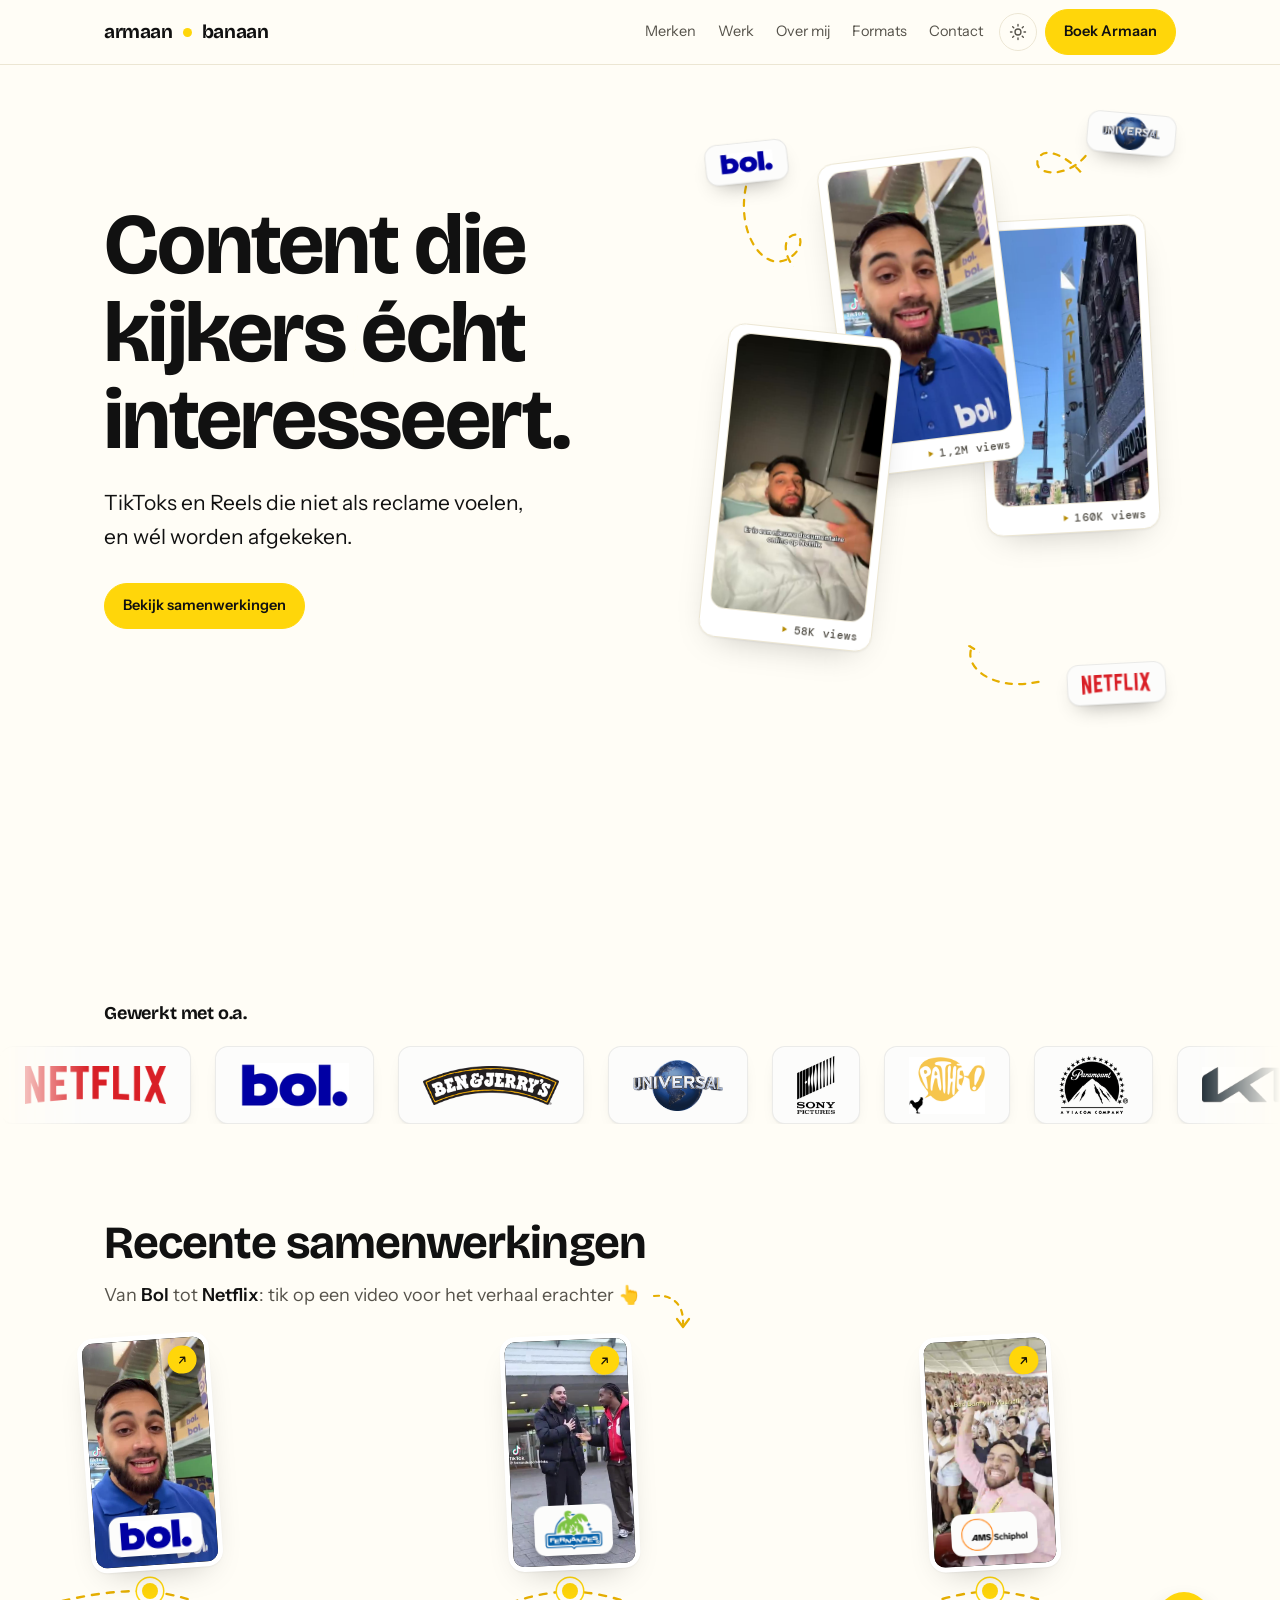
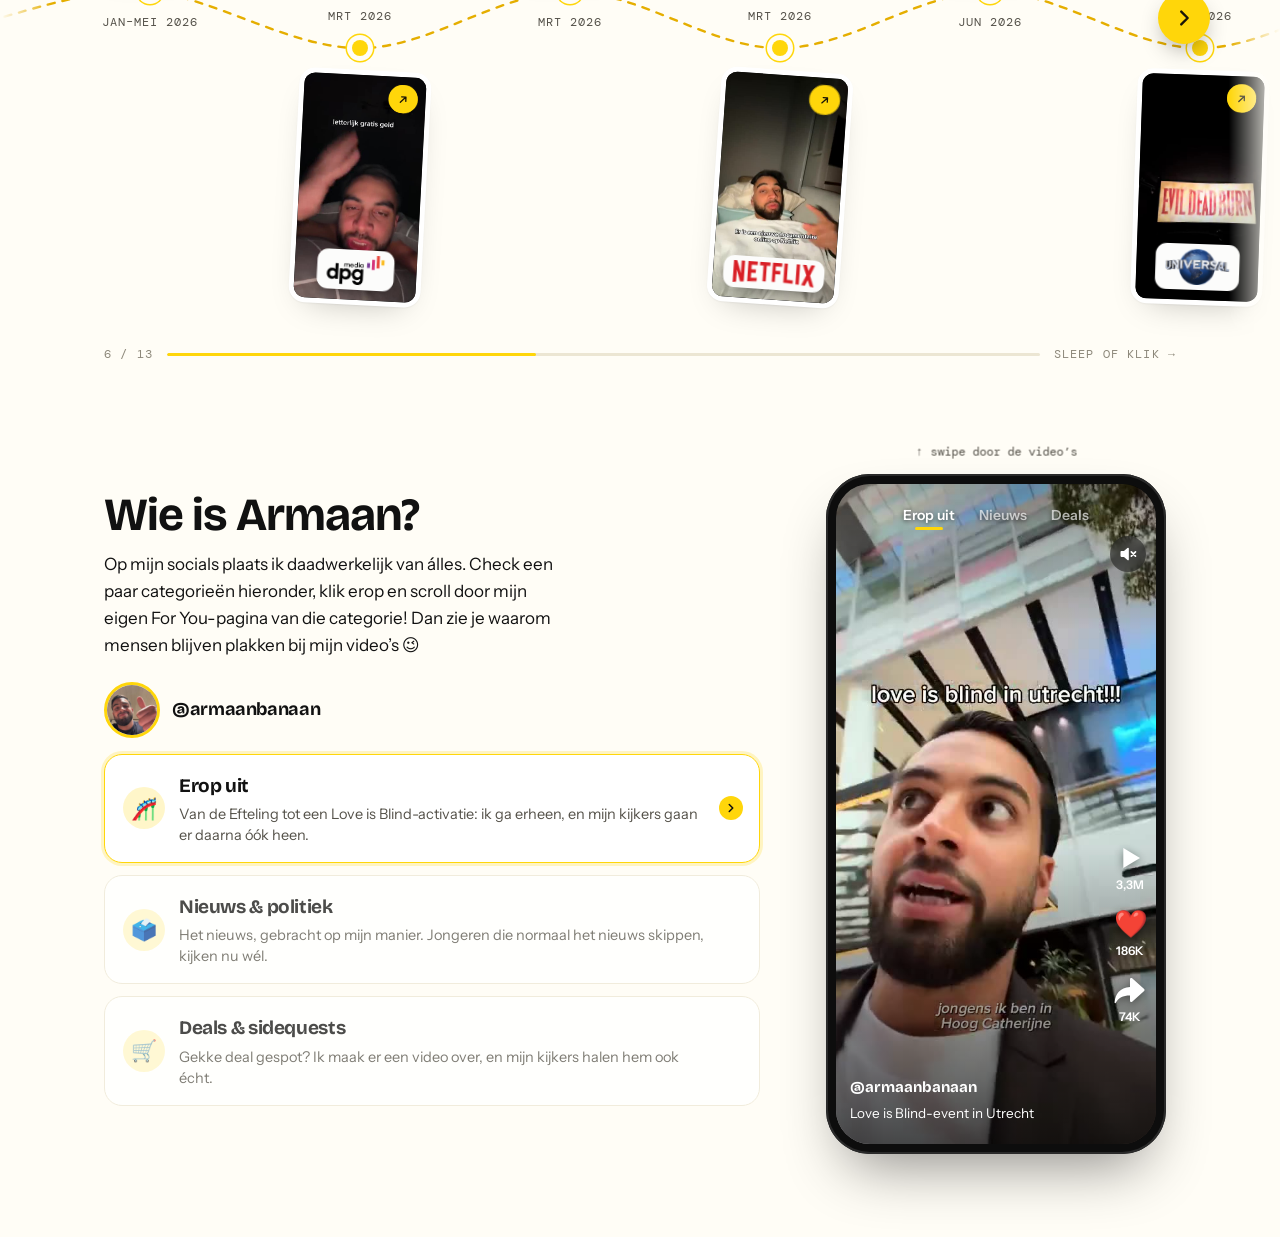
<file: tijdlijn.html>
<!doctype html>
<html lang="nl">
<head>
<meta charset="utf-8">
<meta name="robots" content="noindex">
<title>Tijdlijn — Armaan Banaan</title>
<meta http-equiv="refresh" content="0; url=./#werk">
<link rel="canonical" href="https://armaanbanaan.nl/#werk">
</head>
<body>
<p>De tijdlijn staat nu op de homepage: <a href="./#werk">armaanbanaan.nl</a>.</p>
</body>
</html>
</file>
<file: tijdlijn.css>
/* ===== Tijdlijn: recente samenwerkingen ===== */
.tl-section{padding-bottom:40px}
.tl-head{padding-bottom:6px}
.tl-head h2{font-size:clamp(30px,4.4vw,46px);margin-top:8px}
.tl-head h2 .peel{color:var(--accent)}
.tl-head .sub{display:flex;align-items:flex-end;gap:10px;color:var(--muted);font-size:18px;margin:14px 0 0;flex-wrap:wrap}
.tl-head .sub b{color:var(--ink);font-weight:600}
.tl-head .tap{display:inline-block;animation:tl-tap 1.8s ease-in-out infinite;transform-origin:50% 80%}
.tl-head .sub-arrow{width:46px;height:46px;color:var(--accent);flex:none;margin-bottom:-26px}
.tl-head .sub-arrow path{fill:none;stroke:currentColor;stroke-width:2.2;stroke-linecap:round;stroke-linejoin:round}
.tl-head .sub-arrow .dl{stroke-dasharray:5 6}
@keyframes tl-tap{0%,60%,100%{transform:translateY(0) scale(1)}70%{transform:translateY(-4px) scale(1.05)}80%{transform:translateY(2px) scale(.95)}}

.tl-outer{position:relative}
.tl-scroll{overflow-x:auto;overflow-y:hidden;padding:4px 0 26px;scrollbar-width:none;-webkit-mask:linear-gradient(90deg,transparent,#000 4%,#000 96%,transparent);mask:linear-gradient(90deg,transparent,#000 4%,#000 96%,transparent);cursor:grab}
.tl-scroll::-webkit-scrollbar{display:none}
.tl-scroll.dragging{cursor:grabbing;scroll-behavior:auto}
.tl-scroll.dragging .tl-item{pointer-events:none}
.tl-track{position:relative;height:600px;margin:0 auto}
.tl-line{position:absolute;left:0;top:0;overflow:visible;pointer-events:none;color:var(--accent)}
.tl-line path{fill:none;stroke:currentColor;stroke-width:2.4;stroke-linecap:round;stroke-dasharray:7 8}

/* pijlknoppen + voortgang */
.tl-nav{position:absolute;top:276px;z-index:5;width:52px;height:52px;border-radius:50%;border:0;background:var(--accent);color:#1A1508;display:grid;place-items:center;cursor:pointer;box-shadow:0 10px 24px -8px rgba(0,0,0,.45);transition:opacity .25s,transform .2s}
.tl-nav svg{width:22px;height:22px}
.tl-nav:hover{transform:scale(1.08)}
.tl-nav:active{transform:scale(.95)}
.tl-nav.prev{left:max(12px,calc((100vw - 1120px)/2 - 10px))}
.tl-nav.next{right:max(12px,calc((100vw - 1120px)/2 - 10px))}
.tl-nav[hidden]{display:grid;opacity:0;pointer-events:none}
.tl-nav.next.nudge{animation:tl-nudge 1.6s ease-in-out 3}
@keyframes tl-nudge{0%,100%{transform:translateX(0)}50%{transform:translateX(6px)}}
.tl-progress{max-width:1120px;margin:0 auto;padding:0 24px;display:flex;align-items:center;gap:14px;font-family:"DM Mono",monospace;font-size:11.5px;letter-spacing:.1em;text-transform:uppercase;color:var(--faint)}
.tl-bar{flex:1;height:3px;border-radius:3px;background:var(--line);overflow:hidden}
.tl-bar i{display:block;height:100%;width:30%;background:var(--accent);border-radius:3px;transform-origin:left;transition:transform .15s linear}

/* kaarten */
.tl-item{position:absolute;display:flex;flex-direction:column;align-items:center;gap:14px;transform:translateX(-50%);background:none;border:0;padding:0;margin:0;cursor:pointer;font:inherit;color:inherit;text-decoration:none;-webkit-tap-highlight-color:transparent}
.tl-item.down{flex-direction:column-reverse}
.tl-item:focus-visible{outline:none}
.tl-card{position:relative;width:132px;aspect-ratio:9/16;border-radius:16px;overflow:hidden;background:#000;border:5px solid var(--surface);box-shadow:var(--shadow);transform:rotate(var(--r,0deg));transition:transform .3s cubic-bezier(.2,.8,.3,1.35),box-shadow .3s ease}
.tl-item:hover .tl-card,.tl-item:focus-visible .tl-card{transform:rotate(0deg) scale(1.14);box-shadow:0 24px 46px -16px rgba(26,23,18,.45);z-index:2}
.tl-card video{width:100%;height:100%;object-fit:cover;display:block}
.tl-logo{position:absolute;left:50%;bottom:10px;transform:translateX(-50%);background:#fcfcfb;border-radius:11px;padding:5px 10px;display:flex;align-items:center;justify-content:center;max-width:calc(100% - 14px);box-shadow:0 6px 14px -5px rgba(0,0,0,.55)}
.tl-logo img{height:24px;width:auto;max-width:104px;object-fit:contain;display:block}
.tl-logo img[data-logo="Bol"]{height:30px}
.tl-logo img[data-logo="DPG Media"]{height:30px}
.tl-logo img[data-logo="Fernandes"]{height:40px}
.tl-logo img[data-logo="Netflix"]{height:22px}
.tl-logo img[data-logo="Schiphol"]{height:32px}
.tl-logo img[data-logo="Universal Pictures"]{height:36px}
.tl-logo img[data-logo="Emma"]{height:24px}
.tl-logo img[data-logo="Oxfam Novib"]{height:44px}
.tl-logo img[data-logo="NS"]{height:40px}
.tl-logo img[data-logo="Paramount"]{height:42px}
.tl-logo img[data-logo="Sony Pictures"]{height:44px}
.tl-hint{position:absolute;top:8px;right:8px;height:28px;min-width:28px;padding:0 8px;border-radius:999px;background:var(--accent);color:#1A1508;display:flex;align-items:center;justify-content:center;gap:0;font-family:"DM Mono",monospace;font-size:11px;font-weight:500;letter-spacing:.04em;text-transform:uppercase;box-shadow:0 4px 12px -3px rgba(0,0,0,.5);transition:gap .25s}
.tl-hint svg{width:13px;height:13px;flex:none}
.tl-hint .t{max-width:0;overflow:hidden;white-space:nowrap;transition:max-width .25s ease}
.tl-item:hover .tl-hint,.tl-item:focus-visible .tl-hint{gap:5px}
.tl-item:hover .tl-hint .t,.tl-item:focus-visible .tl-hint .t{max-width:70px}
.tl-hint::after{content:"";position:absolute;inset:0;border-radius:inherit;border:2px solid var(--accent);animation:tl-ping 2.6s ease-out infinite;animation-delay:var(--d,0s);pointer-events:none}
.tl-item:hover .tl-hint::after{animation:none;opacity:0}
@keyframes tl-ping{0%{transform:scale(1);opacity:.9}60%,100%{transform:scale(1.9);opacity:0}}
.tl-dot{flex:none;width:16px;height:16px;border-radius:50%;background:var(--accent);box-shadow:0 0 0 5px var(--bg),0 0 0 6.5px var(--accent);transition:transform .2s}
.tl-item:hover .tl-dot{transform:scale(1.3)}
.tl-meta{display:flex;flex-direction:column;align-items:center;gap:2px}
.tl-date{font-family:"DM Mono",monospace;font-size:12px;letter-spacing:.08em;text-transform:uppercase;color:var(--muted);white-space:nowrap}
.tl-brand,.tl-stat{display:none}

/* "jouw merk als volgende?" */
.tl-next .tl-card{background:var(--accent-soft);border:2px dashed var(--accent);box-shadow:none;display:flex;flex-direction:column;align-items:center;justify-content:center;gap:10px;padding:14px;text-align:center}
.tl-next .tl-q{font-family:"Bricolage Grotesque",sans-serif;font-weight:700;font-size:19px;line-height:1.1;letter-spacing:-.02em;color:var(--ink)}
.tl-next .tl-eyes{font-size:30px;line-height:1;display:inline-block;animation:tl-peek 2.6s ease-in-out infinite}
.tl-next .tl-cta{font-family:"DM Mono",monospace;font-size:10.5px;letter-spacing:.06em;text-transform:uppercase;color:#1A1508;background:var(--accent);border-radius:999px;padding:4px 9px;white-space:nowrap}
.tl-next .tl-dot{background:var(--bg);box-shadow:0 0 0 5px var(--bg),0 0 0 2px var(--accent) inset,0 0 0 6.5px var(--accent)}
.tl-next .tl-date{color:var(--accent)}
.tl-next:hover .tl-card,.tl-next:focus-visible .tl-card{animation:tl-wiggle .5s ease}
@keyframes tl-peek{0%,70%,100%{transform:translateX(0)}78%{transform:translateX(-5px)}88%{transform:translateX(5px)}}
@keyframes tl-wiggle{0%{transform:rotate(0) scale(1.14)}30%{transform:rotate(-3deg) scale(1.14)}60%{transform:rotate(3deg) scale(1.14)}100%{transform:rotate(0) scale(1.14)}}

/* vergroot venster */
.tl-modal{border:0;padding:0;border-radius:22px;background:var(--surface);color:var(--ink);width:min(860px,94vw);max-height:92vh;box-shadow:0 30px 80px -20px rgba(0,0,0,.5)}
.tl-modal::backdrop{background:rgba(20,17,11,.55);backdrop-filter:blur(4px)}
.tl-modal[open]{animation:tl-pop .35s cubic-bezier(.2,.8,.3,1.2)}
@keyframes tl-pop{from{opacity:0;transform:scale(.92) translateY(12px)}}
.m-x{position:absolute;top:14px;right:14px;width:38px;height:38px;border-radius:50%;border:1px solid var(--line);background:var(--surface);color:var(--ink);font-size:22px;line-height:1;cursor:pointer;z-index:2}
.m-x:hover{border-color:var(--accent);color:var(--accent)}
.m-grid{display:grid;grid-template-columns:290px 1fr;gap:30px;padding:26px}
.m-grid video{width:100%;aspect-ratio:9/16;border-radius:14px;background:#000;object-fit:cover;display:block}
.m-info{display:flex;flex-direction:column;gap:14px;padding:6px 10px 6px 0}
.m-top{display:flex;align-items:center;gap:12px;flex-wrap:wrap}
.m-logo{background:#fcfcfb;border:1px solid rgba(20,17,11,.08);border-radius:10px;padding:6px 12px;display:flex}
.m-logo img{height:22px;width:auto;display:block}
.m-info h3{font-size:clamp(24px,3vw,32px);padding-right:40px}
.m-k{font-family:"DM Mono",monospace;font-size:11px;letter-spacing:.1em;text-transform:uppercase;color:var(--faint);margin:6px 0 2px}
.m-info p{margin:0;color:var(--muted);font-size:16px}
.m-more-wrap[hidden]{display:none}
.m-more{display:flex;gap:8px;flex-wrap:wrap;margin-top:4px}
.m-more button{width:52px;aspect-ratio:9/16;border-radius:8px;overflow:hidden;border:2px solid transparent;padding:0;cursor:pointer;background:#000;opacity:.7;transition:opacity .15s,transform .15s,border-color .15s}
.m-more button:hover{opacity:1;transform:translateY(-2px)}
.m-more button.on{border-color:var(--accent);opacity:1}
.m-more img{width:100%;height:100%;object-fit:cover;display:block}
.m-metrics{display:flex;gap:26px;flex-wrap:wrap;margin-top:8px;padding-top:16px;border-top:1px solid var(--line)}
.m-metrics:empty{display:none}
.m-num{font-family:"Bricolage Grotesque",sans-serif;font-weight:700;font-size:28px;letter-spacing:-.02em;line-height:1.1}
.m-lbl{font-family:"DM Mono",monospace;font-size:11px;letter-spacing:.08em;text-transform:uppercase;color:var(--muted)}

/* mobiel: verticale tijdlijn */
@media (max-width:700px){
  .tl-scroll{overflow:visible;-webkit-mask:none;mask:none;padding:10px 0;cursor:auto}
  .tl-nav,.tl-progress{display:none}
  .tl-track{height:auto!important;width:auto!important;padding:20px 24px 10px 12px}
  .tl-item,.tl-item.down{position:relative;left:auto!important;top:auto!important;transform:none;flex-direction:row;align-items:center;gap:16px;margin:0 0 30px var(--x,6px);text-align:left}
  .tl-dot{order:1}
  .tl-card{order:2;width:136px;flex:none}
  .tl-meta{order:3;align-items:flex-start;gap:4px;min-width:0}
  .tl-brand{display:block;font-family:"Bricolage Grotesque",sans-serif;font-weight:700;font-size:18px;line-height:1.1;letter-spacing:-.01em;color:var(--ink)}
  .tl-stat{display:block;font-size:14px;line-height:1.35;color:var(--muted)}
  .tl-stat b{color:var(--accent);font-weight:600}
  .tl-item:hover .tl-card{transform:rotate(var(--r,0deg))}
  .m-grid{grid-template-columns:1fr;gap:18px;padding:18px}
  .m-grid video{max-height:58vh;width:auto;max-width:100%;margin:0 auto}
}
@media (prefers-reduced-motion:reduce){
  .tl-card,.tl-modal[open],.tl-hint::after,.tl-head .tap,.tl-next .tl-eyes,.tl-next:hover .tl-card,.tl-nav.next.nudge{transition:none;animation:none}
}

/* oplichten na klik vanuit de profieltelefoon */
.tl-item.tl-pulse .tl-card{animation:tl-pulse .75s cubic-bezier(.3,1.5,.5,1) 1}
.tl-item.tl-pulse .tl-dot{animation:tl-dotpulse .75s ease 1}
@keyframes tl-pulse{0%{transform:rotate(var(--r,0deg)) scale(1)}45%{transform:rotate(0deg) scale(1.2);box-shadow:0 0 0 6px var(--accent),0 24px 46px -16px rgba(26,23,18,.45)}100%{transform:rotate(0deg) scale(1.14);box-shadow:0 0 0 0 var(--accent),0 24px 46px -16px rgba(26,23,18,.45)}}
@keyframes tl-dotpulse{50%{transform:scale(1.8)}}

.m-kanaal{grid-column:1/-1;font-size:15px;color:var(--muted)}.m-kanaal b{color:var(--ink)}
</file>
